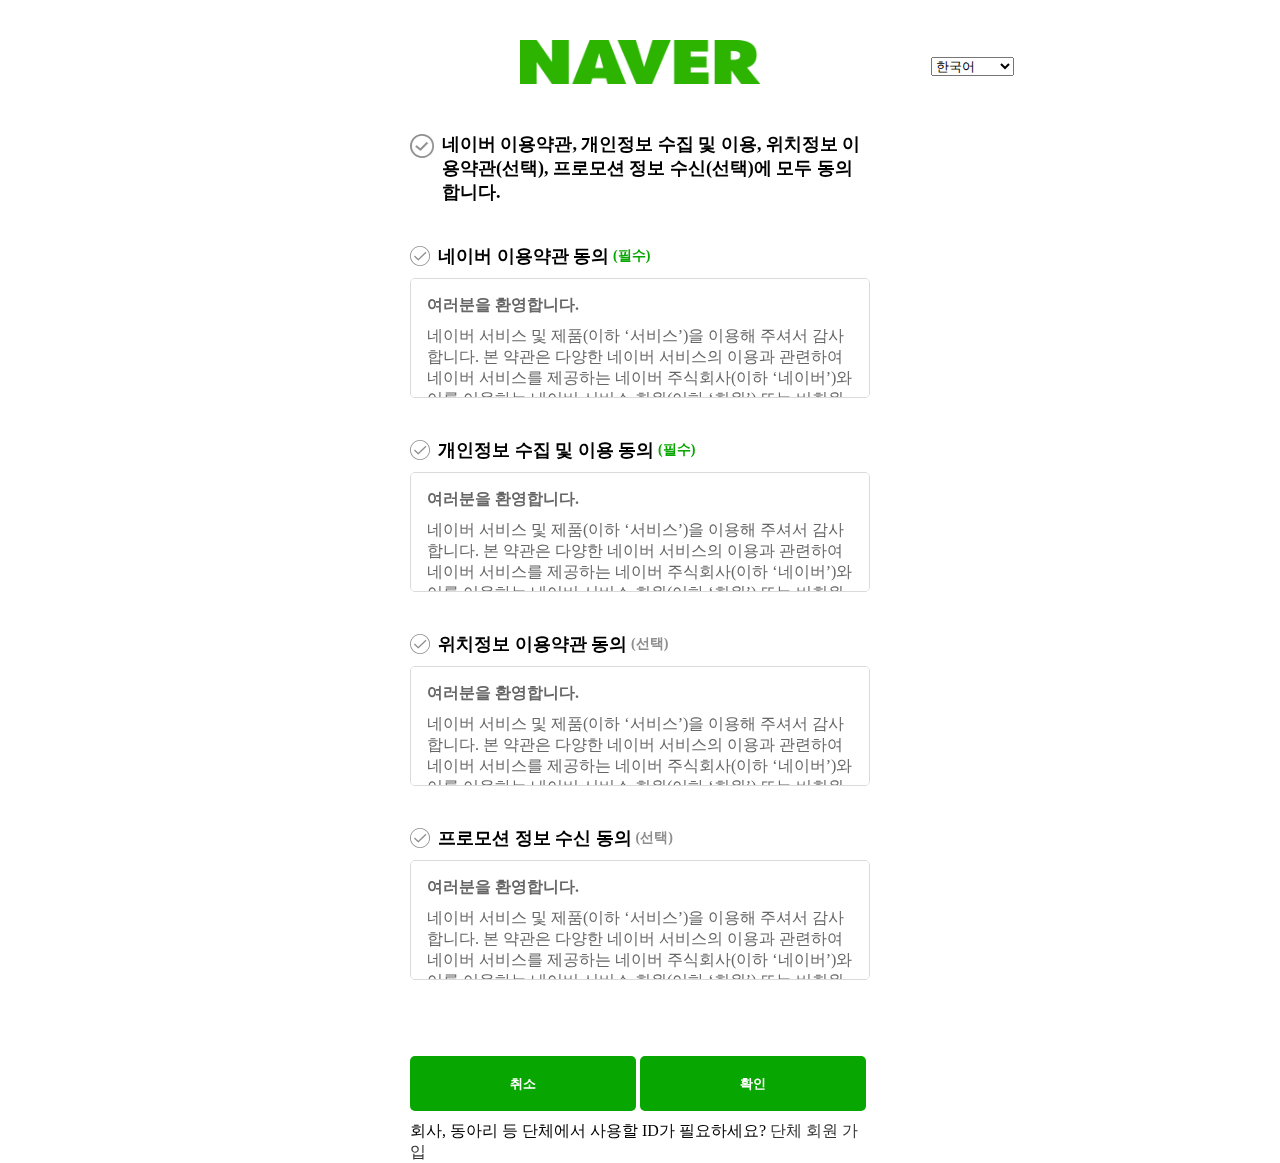
<file: index.html>
<!DOCTYPE html>
<html lang="en">
<head>
  <meta charset="UTF-8">
  <meta http-equiv="X-UA-Compatible" content="IE=edge">
  <meta name="viewport" content="width=device-width, initial-scale=1.0">
  <title>네이버 회원가입</title>
  <link rel="stylesheet" href="./style.css">
  <script src="https://code.jquery.com/jquery-3.6.3.min.js" integrity="sha256-pvPw+upLPUjgMXY0G+8O0xUf+/Im1MZjXxxgOcBQBXU=" crossorigin="anonymous"></script>
</head>
<body>
  <div class="wrapper">
    <header class="global-header">
      <h1 class="logo">
        <a href="http://naver.com">
          <img src="./images/logo.png" alt="네이버 로고">
        </a>
      </h1>
      <div class="lang">
        <select>
          <option>한국어</option>
          <option>English</option>
          <option>中文(简体)</option>
          <option>中文(台灣)</option>
        </select>
      </div>
    </header>

    <section class="join-form">
      <form id="form1" action="./join.html">
        <div class="total">
          <label>
            <input type="checkbox">
            <div class="checkbox-img"></div>
            <p>네이버 이용약관, 개인정보 수집 및 이용, 위치정보 이용약관(선택), 프로모션 정보 수신(선택)에 모두 동의합니다.</p>
          </label>
        </div>

        <div class="agree-list">
          <div class="agree req">
            <label>
              <input type="checkbox">
              <div class="checkbox-img"></div>
              <p>네이버 이용약관 동의<span class="text-primary">(필수)</span></p>
            </label>

            <div class="terms">
              <p><b>여러분을 환영합니다.</b></p>
            <p>
              네이버 서비스 및 제품(이하 ‘서비스’)을 이용해 주셔서 감사합니다. 본 약관은 다양한 네이버 서비스의 이용과 관련하여 네이버 서비스를 제공하는 네이버 주식회사(이하 ‘네이버’)와 이를
              이용하는 네이버 서비스 회원(이하 ‘회원’) 또는 비회원과의 관계를 설명하며, 아울러 여러분의 네이버 서비스 이용에 도움이 될 수 있는 유익한 정보를 포함하고 있습니다.
            </p>
            <p>
              네이버 서비스를 이용하시거나 네이버 서비스 회원으로 가입하실 경우 여러분은 본 약관 및 관련 운영 정책을 확인하거나 동의하게 되므로, 잠시 시간을 내시어 주의 깊게 살펴봐 주시기 바랍니다.
            </p>
            <p>다양한 네이버 서비스를 즐겨보세요.</p>
            <p>
              네이버는<a href="http://www.naver.com">www.naver.com</a>을 비롯한 네이버 도메인의 웹사이트 및 응용프로그램(어플리케이션, 앱)을 통해 정보 검색,
              다른 이용자와의 커뮤니케이션, 콘텐츠 제공, 상품 쇼핑 등 여러분의 생활에 편리함을 더할 수 있는 다양한 서비스를 제공하고 있습니다.
            </p>
            <p>
              여러분은 PC, 휴대폰 등 인터넷 이용이 가능한 각종 단말기를 통해 각양각색의 네이버 서비스를 자유롭게 이용하실 수 있으며, 개별 서비스들의 구체적인 내용은 각 서비스 상의 안내,
              공지사항,
              <a href="">네이버 웹고객센터(이하 ‘고객센터’)</a> 도움말 등에서 쉽게 확인하실 수 있습니다.
            </p>
            <p>
              네이버는 기본적으로 여러분 모두에게 동일한 내용의 서비스를 제공합니다. 다만, '청소년보호법' 등 관련 법령이나 기타 개별 서비스 제공에서의 특별한 필요에 의해서 연령 또는 일정한 등급을
              기준으로 이용자를 구분하여 제공하는 서비스의 내용, 이용 시간, 이용 횟수 등을 다르게 하는 등 일부 이용을 제한하는 경우가 있습니다. 자세한 내용은 역시 각 서비스 상의 안내,
              공지사항,고객센터 도움말 등에서 확인하실 수 있습니다.
            </p>
            <p>
              네이버 서비스에는 기본적으로 본 약관이 적용됩니다만 네이버가 다양한 서비스를 제공하는 과정에서 부득이 본 약관 외 별도의 약관, 운영정책 등을 적용하는 경우(예, 네이버페이, V LIVE
              등)가 있습니다. 그리고 네이버 계열사가 제공하는 특정 서비스의 경우에도(예, LINE, SNOW등) 해당 운영 회사가 정한 고유의 약관, 운영정책 등이 적용될 수 있습니다. 이러한 내용은
              각각의 해당 서비스 초기 화면에서 확인해 주시기 바랍니다.
            </p>
            <p>
              <b>
                회원으로 가입하시면 네이버 서비스를 보다 편리하게 이용할 수 있습니다.
              </b>
            </p>
            <p>
              여러분은 본 약관을 읽고 동의하신 후 회원 가입을 신청하실 수 있으며, 네이버는 이에 대한 승낙을 통해 회원 가입 절차를 완료하고 여러분께 네이버 서비스 이용 계정(이하 ‘계정’)을
              부여합니다. 계정이란 회원이 네이버 서비스에 로그인한 이후 이용하는 각종 서비스 이용 이력을 회원 별로 관리하기 위해 설정한 회원 식별 단위를 말합니다. 회원은 자신의 계정을 통해 좀더
              다양한 네이버 서비스를 보다 편리하게 이용할 수 있습니다. 이와 관련한 상세한 내용은 계정 운영정책 및 고객센터 내 <a href="#">네이버 회원가입 방법</a> 등에서 확인해 주세요.
            </p>
            <p>
              네이버는 단체에 속한 여러 구성원들이 공동의 계정으로 네이버 서비스를 함께 이용할 수 있도록 단체회원 계정도 부여하고 있습니다. 단체회원 구성원들은 하나의 계정 및 아이디(ID)를 공유하되
              각자 개별적으로 설정한 비밀번호를 입력하여 계정에 로그인하고 각종 서비스를 이용하게 됩니다. 단체회원은 관리자와 멤버로 구성되며, 관리자는 구성원 전부로부터 권한을 위임 받아 단체회원을
              대표하고 단체회원 계정을 운용합니다.
            </p>
            <p>
              따라서 관리자는 단체회원 계정을 통해 별도 약관 또는 기존 약관 개정에 대해 동의하거나 단체회원에서 탈퇴할 수 있고, 멤버들의 단체회원 계정 로그인 방법 및 이를 통한 게시물 게재 등 네이버
              서비스 이용을 관리(게시물 삭제 포함)할 수 있습니다. 본 약관에서 규정한 사항은 원칙적으로 구성원 모두에게 적용되며, 각각의 구성원은 다른 구성원들의 단체회원 계정 및 아이디(ID)를 통한
              서비스 이용에 관해 연대책임을 부담합니다.
            </p>
            <p>
              단체회원 계정 사용에서의 관리자, 멤버 등의 권한 및 (공동)책임에 관한 사항 등은 계정 운영정책 및 고객센터 내 <a href="">네이버 단체회원(단체 아이디) 소개</a> 등에서 확인해
              주시기 바랍니다.
            </p>
            <p>여러분이 제공한 콘텐츠를 소중히 다룰 것입니다.</p>
            <p>
              네이버는 여러분이 게재한 게시물이 네이버 서비스를 통해 다른 이용자들에게 전달되어 우리 모두의 삶을 더욱 풍요롭게 해줄 것을 기대합니다. 게시물은 여러분이 타인 또는 자신이 보게 할
              목적으로 네이버 서비스 상에 게재한 부호, 문자, 음성, 음향, 그림, 사진, 동영상, 링크 등으로 구성된 각종 콘텐츠 자체 또는 파일을 말합니다.
            </p>
            <p>
              네이버는 여러분의 생각과 감정이 표현된 콘텐츠를 소중히 보호할 것을 약속 드립니다. 여러분이 제작하여 게재한 게시물에 대한 지식재산권 등의 권리는 당연히 여러분에게 있습니다.
            </p>
            <p>
              한편, 네이버 서비스를 통해 여러분이 게재한 게시물을 적법하게 제공하려면 해당 콘텐츠에 대한 저장, 복제, 수정, 공중 송신, 전시, 배포, 2차적 저작물 작성(단, 번역에 한함) 등의
              이용 권한(기한과 지역 제한에 정함이 없으며, 별도 대가 지급이 없는 라이선스)이 필요합니다.
            </p>
            <p>
              게시물 게재로 여러분은 네이버에게 그러한 권한을 부여하게 되므로, 여러분은 이에 필요한 권리를 보유하고 있어야 합니다.
            </p>
            <p>
              네이버는 여러분이 부여해 주신 콘텐츠 이용 권한을 저작권법 등 관련 법령에서 정하는 바에 따라 네이버 서비스 내 노출, 서비스 홍보를 위한 활용, 서비스 운영, 개선 및 새로운 서비스
              개발을 위한 연구, 웹 접근성 등 법률상 의무 준수, 외부 사이트에서의 검색, 수집 및 링크 허용을 위해서만 제한적으로 행사할 것입니다.
            </p>
            <p>
              만약, 그 밖의 목적을 위해 부득이 여러분의 콘텐츠를 이용하고자 할 경우엔 사전에 여러분께 설명을 드리고 동의를 받도록 하겠습니다.
            </p>
            <p>
              또한 여러분이 제공한 소중한 콘텐츠는 네이버 서비스를 개선하고 새로운 네이버 서비스를 제공하기 위해 인공지능 분야 기술 등의 연구 개발 목적으로 네이버 및 네이버 계열사에서 사용될 수
              있습니다. 네이버는 지속적인 연구 개발을 통해 여러분께 좀 더 편리하고 유용한 서비스를 제공해 드릴 수 있도록 최선을 다하겠습니다.
            </p>
            <p>
              네이버는 여러분이 자신이 제공한 콘텐츠에 대한 네이버 또는 다른 이용자들의 이용 또는 접근을 보다 쉽게 관리할 수 있도록 다양한 수단을 제공하기 위해 노력하고 있습니다. 여러분은 네이버
              서비스 내에 콘텐츠 삭제, 비공개 등의 관리기능이 제공되는 경우 이를 통해 직접 타인의 이용 또는 접근을 통제할 수 있고, 고객센터를 통해서도 콘텐츠의 삭제, 비공개, 검색결과 제외 등의
              조치를 요청할 수 있습니다.
            </p>
            <p>
              다만, 일부 네이버 서비스의 경우 삭제, 비공개 등의 처리가 어려울 수 있으며, 이러한 내용은 각 서비스 상의 안내, 공지사항, 고객센터 도움말 등에서 확인해 주시길 부탁 드립니다.
            </p>
            <p><b>여러분의 개인정보를 소중히 보호합니다.</b></p>
            <p>
              네이버는 서비스의 원활한 제공을 위하여 회원이 동의한 목적과 범위 내에서만 개인정보를 수집∙이용하며, 개인정보 보호 관련 법령에 따라 안전하게 관리합니다. 네이버가 이용자 및 회원에 대해
              관련 개인정보를 안전하게 처리하기 위하여 기울이는 노력이나 기타 상세한 사항은 <a href="#">개인정보 처리방침</a>에서 확인하실 수 있습니다.
            </p>
            <p>
              네이버는 여러분이 서비스를 이용하기 위해 일정 기간 동안 로그인 혹은 접속한 기록이 없는 경우, 전자메일, 서비스 내 알림 또는 기타 적절한 전자적 수단을 통해 사전에 안내해 드린 후
              여러분의 정보를 파기하거나 분리 보관할 수 있으며, 만약 이로 인해 서비스 제공을 위해 필수적인 정보가 부족해질 경우 부득이 관련 서비스 이용계약을 해지할 수 있습니다.
            </p>
            <p><b>타인의 권리를 존중해 주세요.</b></p>
            <p>
              여러분이 무심코 게재한 게시물로 인해 타인의 저작권이 침해되거나 명예훼손 등 권리 침해가 발생할 수 있습니다. 네이버는 이에 대한 문제 해결을 위해 ‘정보통신망 이용촉진 및 정보보호 등에
              관한 법률’ 및 ‘저작권법’ 등을 근거로 권리침해 주장자의 요청에 따른 게시물 게시중단, 원 게시자의 이의신청에 따른 해당 게시물 게시 재개 등을 내용으로 하는 <a
                href="">게시중단요청서비스</a>를 운영하고 있습니다. 보다 상세한 내용 및 절차는 고객센터 내 <a href="">게시중단요청서비스 소개</a>를 참고해 주세요.
            </p>
            <p>
              한편, 네이버 서비스를 통해 타인의 콘텐츠를 이용한다고 하여 여러분이 해당 콘텐츠에 대한 지식재산권을 보유하게 되는 것은 아닙니다. 여러분이 해당 콘텐츠를 자유롭게 이용하기 위해서는 그
              이용이 저작권법 등 관련 법률에 따라 허용되는 범위 내에 있거나, 해당 콘텐츠의 지식재산권자로부터 별도의 이용 허락을 받아야 하므로 각별한 주의가 필요합니다.
            </p>
            <p>
              네이버는 여러분이 네이버 서비스를 마음껏 이용할 수 있도록 여러분께 네이버 서비스에 수반되는 관련 소프트웨어 사용에 관한 이용 권한을 부여합니다. 이 경우 여러분의 자유로운 이용은 네이버가
              제시하는 이용 조건에 부합하는 범위 내에서만 허용되고, 이러한 권한은 양도가 불가능하며, 비독점적 조건 및 <a href="#">법적고지</a>가 적용된다는 점을 유의해 주세요.
            </p>
            <p><b>네이버에서 제공하는 다양한 포인트를 요긴하게 활용해 보세요.</b></p>
            <p>
              네이버는 여러분이 네이버 서비스를 효율적으로 이용할 수 있도록 포인트를 부여하고 있습니다. 포인트는 여러분의 일정한 네이버 서비스 이용과 연동하여 네이버가 임의로 책정하거나 조정하여 지급하는
              일정한 계산 단위를 갖는 서비스 상의 가상 데이터를 말합니다. 포인트는 재산적 가치가 없기 때문에 금전으로 환불 또는 전환할 수 없지만, 포인트의 많고 적음에 따라 여러분의 네이버 서비스
              이용에 영향을 주는 경우가 있으므로 경우에 따라 적절히 활용해 보세요.
            </p>
            <p>
              네이버는 네이버 서비스의 효율적 이용을 지원하거나 서비스 운영을 개선하기 위해 필요한 경우 사전에 여러분께 안내 드린 후 부득이 포인트의 일부 또는 전부를 조정할 수 있습니다. 그리고
              포인트는 네이버가 정한 기간에 따라 주기적으로 소멸할 수도 있으니 포인트가 부여되는 네이버 서비스 이용 시 유의해 주시기 바랍니다.
            </p>
            <p><b>네이버 서비스 이용과 관련하여 몇 가지 주의사항이 있습니다.</b></p>
            <p>
              네이버는 여러분이 네이버 서비스를 자유롭고 편리하게 이용할 수 있도록 최선을 다하고 있습니다. 다만, 여러분이 네이버 서비스를 보다 안전하게 이용하고 네이버 서비스에서 여러분과 타인의
              권리가 서로 존중되고 보호받으려면 여러분의 도움과 협조가 필요합니다. 여러분의 안전한 서비스 이용과 권리 보호를 위해 부득이 아래와 같은 경우 여러분의 게시물 게재나 네이버 서비스 이용이
              제한될 수 있으므로, 이에 대한 확인 및 준수를 요청 드립니다.
            </p>
            <ul>
              <li>
                회원 가입 시 이름, 생년월일, 휴대전화번호 등의 정보를 허위로 기재해서는 안 됩니다. 회원 계정에 등록된 정보는 항상 정확한 최신 정보가 유지될 수 있도록 관리해 주세요. 자신의 계정을
                다른 사람에게 판매, 양도, 대여 또는 담보로 제공하거나 다른 사람에게 그 사용을 허락해서는 안 됩니다. 아울러 자신의 계정이 아닌 타인의 계정을 무단으로 사용해서는 안 됩니다. 이에
                관한 상세한 내용은 계정 운영정책을 참고해 주시기 바랍니다.
              </li>
              <li>
                타인에 대해 직접적이고 명백한 신체적 위협을 가하는 내용의 게시물, 타인의 자해 행위 또는 자살을 부추기거나 권장하는 내용의 게시물, 타인의 신상정보, 사생활 등 비공개 개인정보를
                드러내는 내용의 게시물, 타인을 지속적으로 따돌리거나 괴롭히는 내용의 게시물, 성매매를 제안, 알선, 유인 또는 강요하는 내용의 게시물, 공공 안전에 대해 직접적이고 심각한 위협을 가하는
                내용의 게시물은 제한될 수 있습니다.
              </li>
              <li>
                관련 법령상 금지되거나 형사처벌의 대상이 되는 행위를 수행하거나 이를 교사 또는 방조하는 등의 범죄 관련 직접적인 위험이 확인된 게시물, 관련 법령에서 홍보, 광고, 판매 등을 금지하고
                있는 물건 또는 서비스를 홍보, 광고, 판매하는 내용의 게시물, 타인의 지식재산권 등을 침해하거나 모욕, 사생활 침해 또는 명예훼손 등 타인의 권리를 침해하는 내용이 확인된 게시물은
                제한될 수 있습니다.
              </li>
              <li>
                자극적이고 노골적인 성행위를 묘사하는 등 타인에게 성적 수치심을 유발시키거나 왜곡된 성 의식 등을 야기할 수 있는 내용의 게시물, 타인에게 잔혹감 또는 혐오감을 일으킬 수 있는 폭력적이고
                자극적인 내용의 게시물, 본인 이외의 자를 사칭하거나 허위사실을 주장하는 등 타인을 기만하는 내용의 게시물, 과도한 욕설, 비속어 등을 계속하여 반복적으로 사용하여 심한 혐오감 또는
                불쾌감을 일으키는 내용의 게시물은 제한될 수 있습니다.
              </li>
              <li>
                자동화된 수단을 활용하는 등 네이버 서비스의 기능을 비정상적으로 이용하여 게재된 게시물, 네이버 각 개별 서비스의 제공 취지와 부합하지 않는 내용의 게시물은 다른 이용자들의 정상적인
                네이버 서비스 이용에 불편을 초래하고 더 나아가 네이버의 원활한 서비스 제공을 방해하므로 역시 제한될 수 있습니다. 기타 제한되는 게시물에 관한 상세한 내용은 게시물 운영정책 및 각 개별
                서비스에서의 약관, 운영정책 등을 참고해 주시기 바랍니다.
              </li>
              <li>
                네이버의 사전 허락 없이 자동화된 수단(예: 매크로 프로그램, 로봇(봇), 스파이더, 스크래퍼 등)을 이용하여 네이버 서비스 회원으로 가입을 시도 또는 가입하거나, 네이버 서비스에
                로그인을 시도 또는 로그인하거나, 네이버 서비스 상에 게시물을 게재하거나, 네이버 서비스를 통해 커뮤니케이션하거나(예: 전자메일, 쪽지 등), 네이버 서비스에 게재된 회원의
                아이디(ID), 게시물 등을 수집하거나, 네이버 검색 서비스에서 특정 질의어로 검색하거나 혹은 그 검색결과에서 특정 검색결과를 선택(이른바 ‘클릭’)하는 등 이용자(사람)의 실제 이용을
                전제로 하는
                네이버 서비스의 제공 취지에 부합하지 않는 방식으로 네이버 서비스를 이용하거나 이와 같은 네이버 서비스에 대한 어뷰징(남용) 행위를 막기 위한 네이버의 기술적 조치를 무력화하려는 일체의
                행위(예: IP를 지속적으로 바꿔가며 접속하는 행위, Captcha를 외부 솔루션 등을 통해 우회하거나 무력화 하는 행위 등)를 시도해서는 안 됩니다.
              </li>
              <li>
                네이버의 동의 없이 자동화된 수단에 의해 네이버 서비스 상에 광고가 게재되는 영역 또는 그 밖의 영역에 부호, 문자, 음성, 음향, 그림, 사진, 동영상, 링크 등으로 구성된 각종 콘텐츠
                자체 또는 파일을 삽입해서는 안됩니다. 또한, 네이버 서비스 또는 이에 포함된 소프트웨어를 복사, 수정할 수 없으며, 이를 판매, 양도, 대여 또는 담보로 제공하거나 타인에게 그 이용을
                허락해서는 안 됩니다. 네이버 서비스에 포함된 소프트웨어를 역 설계, 소스코드 추출 시도, 복제, 분해, 모방, 기타 변형하는 등의 행위도 금지됩니다(다만, 오픈소스에 해당되는 경우 그
                자체 조건에 따릅니다). 그 밖에 바이러스나 기타 악성 코드를 업로드하거나 네이버 서비스의 원활한 운영을 방해할 목적으로 서비스 기능을 비정상적으로 이용하는 행위 역시 금지됩니다.
              </li>
            </ul>

            <p>
              네이버는 본 약관의 범위 내에서 게시물 운영정책, 각 개별 서비스에서의 약관 또는 운영정책, 각 서비스 상의 안내, 공지사항, 고객센터 도움말 등을 두어, 여러분에게 안정적이고 원활한 서비스
              이용이 가능하도록 지원하고 있습니다. 각 세부 정책에는 여러분이 참고할 수 있도록 보다 구체적인 유의사항을 포함하고 있으니, 본 약관 본문 및 구성 페이지 상의 링크 등을 통해 이를 확인해
              주시기 바랍니다.
            </p>
            <p><b>부득이 서비스 이용을 제한할 경우 합리적인 절차를 준수합니다.</b></p>
            <p>
              네이버는 다양한 정보와 의견이 담긴 여러분의 콘텐츠를 소중히 다룰 것을 약속 드립니다만, 여러분이 게재한 게시물이 관련 법령, 본 약관, 게시물 운영정책, 각 개별 서비스에서의 약관,
              운영정책 등에 위배되는 경우, 부득이 이를 비공개 또는 삭제 처리하거나 게재를 거부할 수 있습니다. 다만, 이것이 네이버가 모든 콘텐츠를 검토할 의무가 있다는 것을 의미하지는 않습니다.
            </p>
            <p>
              또한 여러분이 관련 법령, 본 약관, 계정 및 게시물 운영정책, 각 개별 서비스에서의 약관, 운영정책 등을 준수하지 않을 경우, 네이버는 여러분의 관련 행위 내용을 확인할 수 있으며, 그
              확인 결과에 따라 네이버 서비스 이용에 대한 주의를 당부하거나, 네이버 서비스 이용을 일부 또는 전부, 일시 또는 영구히 정지시키는 등 그 이용을 제한할 수 있습니다. 한편, 이러한 이용
              제한에도 불구하고 더 이상 네이버 서비스 이용계약의 온전한 유지를 기대하기 어려운 경우엔 부득이 여러분과의 이용계약을 해지할 수 있습니다.
            </p>
            <p>
              부득이 여러분의 서비스 이용을 제한해야 할 경우 명백한 법령 위반이나 타인의 권리침해로서 긴급한 위험 또는 피해 차단이 요구되는 사안 외에는 위와 같은 단계적 서비스 이용제한 원칙을 준수
              하겠습니다. 명백한 법령 위반 등을 이유로 부득이 서비스 이용을 즉시 영구 정지시키는 경우 서비스 이용을 통해 획득한 포인트 및 기타 혜택 등은 모두 소멸되고 이에 대해 별도로 보상하지
              않으므로 유의해 주시기 바랍니다. 서비스 이용 제한의 조건, 세부 내용 등은 계정 운영정책 및 각 개별 서비스에서의 운영정책을 참고하시기 바랍니다.
            </p>
            <p><b>네이버의 잘못은 네이버가 책임집니다.</b></p>
            <p>
              네이버는 여러분이 네이버 서비스를 이용함에 있어 네이버의 고의 또는 과실로 인하여 손해를 입게 될 경우 관련 법령에 따라 여러분의 손해를 배상합니다. 다만, 천재지변 또는 이에 준하는
              불가항력으로 인하여 네이버가 서비스를 제공할 수 없거나 이용자의 고의 또는 과실로 인하여 서비스를 이용할 수 없어 발생한 손해에 대해서 네이버는 책임을 부담하지 않습니다.
            </p>
            <p>
              그리고 네이버가 손해배상책임을 부담하는 경우에도 통상적으로 예견이 불가능하거나 특별한 사정으로 인한 특별 손해 또는 간접 손해, 기타 징벌적 손해에 대해서는 관련 법령에 특별한 규정이 없는
              한 책임을 부담하지 않습니다.
            </p>
            <p>
              한편, 네이버 서비스를 매개로 한 여러분과 다른 회원 간 또는 여러분과 비회원 간의 의견 교환, 거래 등에서 발생한 손해나 여러분이 서비스 상에 게재된 타인의 게시물 등의 콘텐츠를
              신뢰함으로써 발생한 손해에 대해서도 네이버는 특별한 사정이 없는 한 이에 대해 책임을 부담하지 않습니다.
            </p>
            <p><b>언제든지 네이버 서비스 이용계약을 해지하실 수 있습니다.</b></p>
            <p>
              네이버에게는 참 안타까운 일입니다만, 회원은 언제든지 네이버 서비스 이용계약 해지를 신청하여 회원에서 탈퇴할 수 있으며, 이 경우 네이버는 관련 법령 등이 정하는 바에 따라 이를 지체 없이
              처리하겠습니다.
            </p>
            <p>
              네이버 서비스 이용계약이 해지되면, 관련 법령 및 개인정보처리방침에 따라 네이버가 해당 회원의 정보를 보유할 수 있는 경우를 제외하고, 해당 회원 계정에 부속된 게시물 일체를 포함한 회원의
              모든 데이터는 소멸됨과 동시에 복구할 수 없게 됩니다. 다만, 이 경우에도 다른 회원이 별도로 담아갔거나 스크랩한 게시물과 공용 게시판에 등록한 댓글 등의 게시물은 삭제되지 않으므로 반드시
              해지 신청 이전에 삭제하신 후 탈퇴하시기 바랍니다.
            </p>
            <p><b>일부 네이버 서비스에는 광고가 포함되어 있습니다.</b></p>
            <p>
              여러분이 다양한 네이버 서비스를 이용하다 보면 간혹 일부 개별 서비스에 광고가 포함된 경우가 있습니다. 네이버 서비스를 이용하면서 발생할 수 있는 데이터 통신요금은 가입하신 통신사업자와의
              이용계약에 따라 여러분이 부담하며, 포함된 광고 열람으로 인해 추가적으로 발생하는 비용 역시 여러분이 부담합니다.
            </p>
            <p>
              원하는 네이버 서비스를 이용하기 위해 원하지 않는 광고를 봐야 하는 경우가 있습니다. 이는 여러분에게 제공하는 더
              나아가 네이버가 연구 개발에 투자하여 더 나은 서비스를 제공할 수 있는 기반이 됩니다. 최근 타사의 일부 서비스들이 광고 없는 서비스 이용을 강조하며 주된 서비스를 유료로 제공하고 있는
              관행이 이를 뒷받침합니다.
            </p>
            <p>
              네이버는 여러분의 본의 아닌 불편이나 부담이 최소화될 수 있는 방법에 대해 항상 고민하고 개선해 나가겠습니다.
            </p>
            <p><b>서비스 중단 또는 변경 시 꼭 알려드리겠습니다.</b></p>
            <p>
              네이버는 연중 무휴, 1일 24시간 안정적으로 서비스를 제공하기 위해 최선을 다하고 있습니다만, 컴퓨터, 서버 등 정보통신설비의 보수점검, 교체 또는 고장, 통신두절 등 운영상 상당한 이유가
              있는 경우 부득이 서비스의 전부 또는 일부를 중단할 수 있습니다.
            </p>
            <p>
              한편, 네이버는 서비스 운영 또는 개선을 위해 상당한 필요성이 있는 경우 서비스의 전부 또는 일부를 수정, 변경 또는 종료할 수 있습니다. 무료로 제공되는 서비스의 전부 또는 일부를 수정,
              변경 또는 종료하게 된 경우 관련 법령에 특별한 규정이 없는 한 별도의 보상을 하지 않습니다.
            </p>
            <p>
              이 경우 네이버는 예측 가능한 경우 상당기간 전에 이를 안내하며, 만약 예측 불가능한 경우라면 사후 지체 없이 상세히 설명하고 안내 드리겠습니다. 또한 서비스 중단의 경우에는 여러분 자신의
              콘텐츠를 백업할 수 있도록 합리적이고 충분한 기회를 제공하도록 하겠습니다.
            </p>
            <p><b>주요 사항을 잘 안내하고 여러분의 소중한 의견에 귀 기울이겠습니다.</b></p>
            <p>
              네이버는 서비스 이용에 필요한 주요사항을 적시에 잘 안내해 드릴 수 있도록 힘쓰겠습니다. 회원에게 통지를 하는 경우 전자메일, 서비스 내 알림 또는 기타 적절한 전자적 수단을 통해 개별적으로
              알려 드릴 것이며, 다만 회원 전체에 대한 통지가 필요할 경우엔 7일 이상 <a href="http://www.naver.com">www.naver.com</a>을 비롯한 네이버 도메인의
              웹사이트 및 응용프로그램(어플리케이션, 앱) 초기 화면 또는 공지사항 등에 관련 내용을 게시하도록 하겠습니다.
            </p>
            <p>
              네이버는 여러분의 소중한 의견에 귀 기울이겠습니다. 여러분은 언제든지 고객센터를 통해 서비스 이용과 관련된 의견이나 개선사항을 전달할 수 있으며, 네이버는 합리적 범위 내에서 가능한 그
              처리과정 및 결과를 여러분께 전달할 수 있도록 하겠습니다.
            </p>
            <p><b>여러분이 쉽게 알 수 있도록 약관 및 운영정책을 게시하며 사전 공지 후 개정합니다.</b></p>
            <p>네이버는 본 약관의 내용을 여러분이 쉽게 확인할 수 있도록 서비스 초기 화면에 게시하고 있습니다.</p>
            <p>
              네이버는 수시로 본 약관, 계정 및 게시물 운영정책을 개정할 수 있습니다만, 관련 법령을 위배하지 않는 범위 내에서 개정할 것이며, 사전에 그 개정 이유와 적용 일자를 서비스 내에 알리도록
              하겠습니다. 또한 여러분에게 불리할 수 있는 중대한 내용의 약관 변경의 경우에는 최소 30일 이전에 해당 서비스 내 공지하고 별도의 전자적 수단(전자메일, 서비스 내 알림 등)을 통해
              개별적으로 알릴 것입니다.
            </p>
            <p>
              네이버는 변경된 약관을 게시한 날로부터 효력이 발생되는 날까지 약관 변경에 대한 여러분의 의견을 기다립니다. 위 기간이 지나도록 여러분의 의견이 네이버에 접수되지 않으면, 여러분이 변경된
              약관에 따라 서비스를 이용하는 데에 동의하는 것으로 간주됩니다. 네이버로서는 매우 안타까운 일이지만, 여러분이 변경된 약관에 동의하지 않는 경우 변경된 약관의 적용을 받는 해당 서비스의
              제공이 더 이상 불가능하게 될 수 있습니다.
            </p>
            <p>
              네이버 서비스에는 기본적으로 본 약관이 적용됩니다만, 부득이 각 개별 서비스의 고유한 특성을 반영하기 위해 본 약관 외 별도의 약관, 운영정책이 추가로 적용될 때가 있습니다. 따라서 별도의
              약관, 운영정책에서 그 개별 서비스 제공에 관하여 본 약관, 계정 및 게시물 운영정책과 다르게 정한 경우에는 별도의 약관, 운영정책이 우선하 적용됩니다. 이러한 내용은 각각의 개별 서비스
              초기 화면에서 확인해 주시기 바랍니다.
            </p>
            <p>
              본 약관은 한국어를 정본으로 합니다. 본 약관 또는 네이버 서비스와 관련된 여러분과 네이버와의 관계에는 대한민국의 법령이 적용됩니다. 그리고 본 약관 또는 네이버 서비스와 관련하여 여러분과
              네이버 사이에 분쟁이 발생할 경우, 그 분쟁의 처리는 대한민국 '민사소송법'에서 정한 절차를 따릅니다.
            </p>
            <ul>
              <li>공지 일자: 2023년 01월 25일</li>
              <li>적용 일자: 2023년 01월 25일</li>
            </ul>
            <p>
              네이버 서비스와 관련하여 궁금하신 사항이 있으시면 <a href="#">고객센터</a>(대표번호: 1588 – 3820/ 평일 09:00~18:00)로 문의 주시기 바랍니다.
            </p>
            </div>
          </div>
          <div class="agree req">
            <label>
              <input type="checkbox">
              <div class="checkbox-img"></div>
              <p>개인정보 수집 및 이용 동의<span class="text-primary">(필수)</span></p>
            </label>
            
            <div class="terms">
              <p><b>여러분을 환영합니다.</b></p>
            <p>
              네이버 서비스 및 제품(이하 ‘서비스’)을 이용해 주셔서 감사합니다. 본 약관은 다양한 네이버 서비스의 이용과 관련하여 네이버 서비스를 제공하는 네이버 주식회사(이하 ‘네이버’)와 이를
              이용하는 네이버 서비스 회원(이하 ‘회원’) 또는 비회원과의 관계를 설명하며, 아울러 여러분의 네이버 서비스 이용에 도움이 될 수 있는 유익한 정보를 포함하고 있습니다.
            </p>
            <p>
              네이버 서비스를 이용하시거나 네이버 서비스 회원으로 가입하실 경우 여러분은 본 약관 및 관련 운영 정책을 확인하거나 동의하게 되므로, 잠시 시간을 내시어 주의 깊게 살펴봐 주시기 바랍니다.
            </p>
            <p>다양한 네이버 서비스를 즐겨보세요.</p>
            <p>
              네이버는<a href="http://www.naver.com">www.naver.com</a>을 비롯한 네이버 도메인의 웹사이트 및 응용프로그램(어플리케이션, 앱)을 통해 정보 검색,
              다른 이용자와의 커뮤니케이션, 콘텐츠 제공, 상품 쇼핑 등 여러분의 생활에 편리함을 더할 수 있는 다양한 서비스를 제공하고 있습니다.
            </p>
            <p>
              여러분은 PC, 휴대폰 등 인터넷 이용이 가능한 각종 단말기를 통해 각양각색의 네이버 서비스를 자유롭게 이용하실 수 있으며, 개별 서비스들의 구체적인 내용은 각 서비스 상의 안내,
              공지사항,
              <a href="">네이버 웹고객센터(이하 ‘고객센터’)</a> 도움말 등에서 쉽게 확인하실 수 있습니다.
            </p>
            <p>
              네이버는 기본적으로 여러분 모두에게 동일한 내용의 서비스를 제공합니다. 다만, '청소년보호법' 등 관련 법령이나 기타 개별 서비스 제공에서의 특별한 필요에 의해서 연령 또는 일정한 등급을
              기준으로 이용자를 구분하여 제공하는 서비스의 내용, 이용 시간, 이용 횟수 등을 다르게 하는 등 일부 이용을 제한하는 경우가 있습니다. 자세한 내용은 역시 각 서비스 상의 안내,
              공지사항,고객센터 도움말 등에서 확인하실 수 있습니다.
            </p>
            <p>
              네이버 서비스에는 기본적으로 본 약관이 적용됩니다만 네이버가 다양한 서비스를 제공하는 과정에서 부득이 본 약관 외 별도의 약관, 운영정책 등을 적용하는 경우(예, 네이버페이, V LIVE
              등)가 있습니다. 그리고 네이버 계열사가 제공하는 특정 서비스의 경우에도(예, LINE, SNOW등) 해당 운영 회사가 정한 고유의 약관, 운영정책 등이 적용될 수 있습니다. 이러한 내용은
              각각의 해당 서비스 초기 화면에서 확인해 주시기 바랍니다.
            </p>
            <p>
              <b>
                회원으로 가입하시면 네이버 서비스를 보다 편리하게 이용할 수 있습니다.
              </b>
            </p>
            <p>
              여러분은 본 약관을 읽고 동의하신 후 회원 가입을 신청하실 수 있으며, 네이버는 이에 대한 승낙을 통해 회원 가입 절차를 완료하고 여러분께 네이버 서비스 이용 계정(이하 ‘계정’)을
              부여합니다. 계정이란 회원이 네이버 서비스에 로그인한 이후 이용하는 각종 서비스 이용 이력을 회원 별로 관리하기 위해 설정한 회원 식별 단위를 말합니다. 회원은 자신의 계정을 통해 좀더
              다양한 네이버 서비스를 보다 편리하게 이용할 수 있습니다. 이와 관련한 상세한 내용은 계정 운영정책 및 고객센터 내 <a href="#">네이버 회원가입 방법</a> 등에서 확인해 주세요.
            </p>
            <p>
              네이버는 단체에 속한 여러 구성원들이 공동의 계정으로 네이버 서비스를 함께 이용할 수 있도록 단체회원 계정도 부여하고 있습니다. 단체회원 구성원들은 하나의 계정 및 아이디(ID)를 공유하되
              각자 개별적으로 설정한 비밀번호를 입력하여 계정에 로그인하고 각종 서비스를 이용하게 됩니다. 단체회원은 관리자와 멤버로 구성되며, 관리자는 구성원 전부로부터 권한을 위임 받아 단체회원을
              대표하고 단체회원 계정을 운용합니다.
            </p>
            <p>
              따라서 관리자는 단체회원 계정을 통해 별도 약관 또는 기존 약관 개정에 대해 동의하거나 단체회원에서 탈퇴할 수 있고, 멤버들의 단체회원 계정 로그인 방법 및 이를 통한 게시물 게재 등 네이버
              서비스 이용을 관리(게시물 삭제 포함)할 수 있습니다. 본 약관에서 규정한 사항은 원칙적으로 구성원 모두에게 적용되며, 각각의 구성원은 다른 구성원들의 단체회원 계정 및 아이디(ID)를 통한
              서비스 이용에 관해 연대책임을 부담합니다.
            </p>
            <p>
              단체회원 계정 사용에서의 관리자, 멤버 등의 권한 및 (공동)책임에 관한 사항 등은 계정 운영정책 및 고객센터 내 <a href="">네이버 단체회원(단체 아이디) 소개</a> 등에서 확인해
              주시기 바랍니다.
            </p>
            <p>여러분이 제공한 콘텐츠를 소중히 다룰 것입니다.</p>
            <p>
              네이버는 여러분이 게재한 게시물이 네이버 서비스를 통해 다른 이용자들에게 전달되어 우리 모두의 삶을 더욱 풍요롭게 해줄 것을 기대합니다. 게시물은 여러분이 타인 또는 자신이 보게 할
              목적으로 네이버 서비스 상에 게재한 부호, 문자, 음성, 음향, 그림, 사진, 동영상, 링크 등으로 구성된 각종 콘텐츠 자체 또는 파일을 말합니다.
            </p>
            <p>
              네이버는 여러분의 생각과 감정이 표현된 콘텐츠를 소중히 보호할 것을 약속 드립니다. 여러분이 제작하여 게재한 게시물에 대한 지식재산권 등의 권리는 당연히 여러분에게 있습니다.
            </p>
            <p>
              한편, 네이버 서비스를 통해 여러분이 게재한 게시물을 적법하게 제공하려면 해당 콘텐츠에 대한 저장, 복제, 수정, 공중 송신, 전시, 배포, 2차적 저작물 작성(단, 번역에 한함) 등의
              이용 권한(기한과 지역 제한에 정함이 없으며, 별도 대가 지급이 없는 라이선스)이 필요합니다.
            </p>
            <p>
              게시물 게재로 여러분은 네이버에게 그러한 권한을 부여하게 되므로, 여러분은 이에 필요한 권리를 보유하고 있어야 합니다.
            </p>
            <p>
              네이버는 여러분이 부여해 주신 콘텐츠 이용 권한을 저작권법 등 관련 법령에서 정하는 바에 따라 네이버 서비스 내 노출, 서비스 홍보를 위한 활용, 서비스 운영, 개선 및 새로운 서비스
              개발을 위한 연구, 웹 접근성 등 법률상 의무 준수, 외부 사이트에서의 검색, 수집 및 링크 허용을 위해서만 제한적으로 행사할 것입니다.
            </p>
            <p>
              만약, 그 밖의 목적을 위해 부득이 여러분의 콘텐츠를 이용하고자 할 경우엔 사전에 여러분께 설명을 드리고 동의를 받도록 하겠습니다.
            </p>
            <p>
              또한 여러분이 제공한 소중한 콘텐츠는 네이버 서비스를 개선하고 새로운 네이버 서비스를 제공하기 위해 인공지능 분야 기술 등의 연구 개발 목적으로 네이버 및 네이버 계열사에서 사용될 수
              있습니다. 네이버는 지속적인 연구 개발을 통해 여러분께 좀 더 편리하고 유용한 서비스를 제공해 드릴 수 있도록 최선을 다하겠습니다.
            </p>
            <p>
              네이버는 여러분이 자신이 제공한 콘텐츠에 대한 네이버 또는 다른 이용자들의 이용 또는 접근을 보다 쉽게 관리할 수 있도록 다양한 수단을 제공하기 위해 노력하고 있습니다. 여러분은 네이버
              서비스 내에 콘텐츠 삭제, 비공개 등의 관리기능이 제공되는 경우 이를 통해 직접 타인의 이용 또는 접근을 통제할 수 있고, 고객센터를 통해서도 콘텐츠의 삭제, 비공개, 검색결과 제외 등의
              조치를 요청할 수 있습니다.
            </p>
            <p>
              다만, 일부 네이버 서비스의 경우 삭제, 비공개 등의 처리가 어려울 수 있으며, 이러한 내용은 각 서비스 상의 안내, 공지사항, 고객센터 도움말 등에서 확인해 주시길 부탁 드립니다.
            </p>
            <p><b>여러분의 개인정보를 소중히 보호합니다.</b></p>
            <p>
              네이버는 서비스의 원활한 제공을 위하여 회원이 동의한 목적과 범위 내에서만 개인정보를 수집∙이용하며, 개인정보 보호 관련 법령에 따라 안전하게 관리합니다. 네이버가 이용자 및 회원에 대해
              관련 개인정보를 안전하게 처리하기 위하여 기울이는 노력이나 기타 상세한 사항은 <a href="#">개인정보 처리방침</a>에서 확인하실 수 있습니다.
            </p>
            <p>
              네이버는 여러분이 서비스를 이용하기 위해 일정 기간 동안 로그인 혹은 접속한 기록이 없는 경우, 전자메일, 서비스 내 알림 또는 기타 적절한 전자적 수단을 통해 사전에 안내해 드린 후
              여러분의 정보를 파기하거나 분리 보관할 수 있으며, 만약 이로 인해 서비스 제공을 위해 필수적인 정보가 부족해질 경우 부득이 관련 서비스 이용계약을 해지할 수 있습니다.
            </p>
            <p><b>타인의 권리를 존중해 주세요.</b></p>
            <p>
              여러분이 무심코 게재한 게시물로 인해 타인의 저작권이 침해되거나 명예훼손 등 권리 침해가 발생할 수 있습니다. 네이버는 이에 대한 문제 해결을 위해 ‘정보통신망 이용촉진 및 정보보호 등에
              관한 법률’ 및 ‘저작권법’ 등을 근거로 권리침해 주장자의 요청에 따른 게시물 게시중단, 원 게시자의 이의신청에 따른 해당 게시물 게시 재개 등을 내용으로 하는 <a
                href="">게시중단요청서비스</a>를 운영하고 있습니다. 보다 상세한 내용 및 절차는 고객센터 내 <a href="">게시중단요청서비스 소개</a>를 참고해 주세요.
            </p>
            <p>
              한편, 네이버 서비스를 통해 타인의 콘텐츠를 이용한다고 하여 여러분이 해당 콘텐츠에 대한 지식재산권을 보유하게 되는 것은 아닙니다. 여러분이 해당 콘텐츠를 자유롭게 이용하기 위해서는 그
              이용이 저작권법 등 관련 법률에 따라 허용되는 범위 내에 있거나, 해당 콘텐츠의 지식재산권자로부터 별도의 이용 허락을 받아야 하므로 각별한 주의가 필요합니다.
            </p>
            <p>
              네이버는 여러분이 네이버 서비스를 마음껏 이용할 수 있도록 여러분께 네이버 서비스에 수반되는 관련 소프트웨어 사용에 관한 이용 권한을 부여합니다. 이 경우 여러분의 자유로운 이용은 네이버가
              제시하는 이용 조건에 부합하는 범위 내에서만 허용되고, 이러한 권한은 양도가 불가능하며, 비독점적 조건 및 <a href="#">법적고지</a>가 적용된다는 점을 유의해 주세요.
            </p>
            <p><b>네이버에서 제공하는 다양한 포인트를 요긴하게 활용해 보세요.</b></p>
            <p>
              네이버는 여러분이 네이버 서비스를 효율적으로 이용할 수 있도록 포인트를 부여하고 있습니다. 포인트는 여러분의 일정한 네이버 서비스 이용과 연동하여 네이버가 임의로 책정하거나 조정하여 지급하는
              일정한 계산 단위를 갖는 서비스 상의 가상 데이터를 말합니다. 포인트는 재산적 가치가 없기 때문에 금전으로 환불 또는 전환할 수 없지만, 포인트의 많고 적음에 따라 여러분의 네이버 서비스
              이용에 영향을 주는 경우가 있으므로 경우에 따라 적절히 활용해 보세요.
            </p>
            <p>
              네이버는 네이버 서비스의 효율적 이용을 지원하거나 서비스 운영을 개선하기 위해 필요한 경우 사전에 여러분께 안내 드린 후 부득이 포인트의 일부 또는 전부를 조정할 수 있습니다. 그리고
              포인트는 네이버가 정한 기간에 따라 주기적으로 소멸할 수도 있으니 포인트가 부여되는 네이버 서비스 이용 시 유의해 주시기 바랍니다.
            </p>
            <p><b>네이버 서비스 이용과 관련하여 몇 가지 주의사항이 있습니다.</b></p>
            <p>
              네이버는 여러분이 네이버 서비스를 자유롭고 편리하게 이용할 수 있도록 최선을 다하고 있습니다. 다만, 여러분이 네이버 서비스를 보다 안전하게 이용하고 네이버 서비스에서 여러분과 타인의
              권리가 서로 존중되고 보호받으려면 여러분의 도움과 협조가 필요합니다. 여러분의 안전한 서비스 이용과 권리 보호를 위해 부득이 아래와 같은 경우 여러분의 게시물 게재나 네이버 서비스 이용이
              제한될 수 있으므로, 이에 대한 확인 및 준수를 요청 드립니다.
            </p>
            <ul>
              <li>
                회원 가입 시 이름, 생년월일, 휴대전화번호 등의 정보를 허위로 기재해서는 안 됩니다. 회원 계정에 등록된 정보는 항상 정확한 최신 정보가 유지될 수 있도록 관리해 주세요. 자신의 계정을
                다른 사람에게 판매, 양도, 대여 또는 담보로 제공하거나 다른 사람에게 그 사용을 허락해서는 안 됩니다. 아울러 자신의 계정이 아닌 타인의 계정을 무단으로 사용해서는 안 됩니다. 이에
                관한 상세한 내용은 계정 운영정책을 참고해 주시기 바랍니다.
              </li>
              <li>
                타인에 대해 직접적이고 명백한 신체적 위협을 가하는 내용의 게시물, 타인의 자해 행위 또는 자살을 부추기거나 권장하는 내용의 게시물, 타인의 신상정보, 사생활 등 비공개 개인정보를
                드러내는 내용의 게시물, 타인을 지속적으로 따돌리거나 괴롭히는 내용의 게시물, 성매매를 제안, 알선, 유인 또는 강요하는 내용의 게시물, 공공 안전에 대해 직접적이고 심각한 위협을 가하는
                내용의 게시물은 제한될 수 있습니다.
              </li>
              <li>
                관련 법령상 금지되거나 형사처벌의 대상이 되는 행위를 수행하거나 이를 교사 또는 방조하는 등의 범죄 관련 직접적인 위험이 확인된 게시물, 관련 법령에서 홍보, 광고, 판매 등을 금지하고
                있는 물건 또는 서비스를 홍보, 광고, 판매하는 내용의 게시물, 타인의 지식재산권 등을 침해하거나 모욕, 사생활 침해 또는 명예훼손 등 타인의 권리를 침해하는 내용이 확인된 게시물은
                제한될 수 있습니다.
              </li>
              <li>
                자극적이고 노골적인 성행위를 묘사하는 등 타인에게 성적 수치심을 유발시키거나 왜곡된 성 의식 등을 야기할 수 있는 내용의 게시물, 타인에게 잔혹감 또는 혐오감을 일으킬 수 있는 폭력적이고
                자극적인 내용의 게시물, 본인 이외의 자를 사칭하거나 허위사실을 주장하는 등 타인을 기만하는 내용의 게시물, 과도한 욕설, 비속어 등을 계속하여 반복적으로 사용하여 심한 혐오감 또는
                불쾌감을 일으키는 내용의 게시물은 제한될 수 있습니다.
              </li>
              <li>
                자동화된 수단을 활용하는 등 네이버 서비스의 기능을 비정상적으로 이용하여 게재된 게시물, 네이버 각 개별 서비스의 제공 취지와 부합하지 않는 내용의 게시물은 다른 이용자들의 정상적인
                네이버 서비스 이용에 불편을 초래하고 더 나아가 네이버의 원활한 서비스 제공을 방해하므로 역시 제한될 수 있습니다. 기타 제한되는 게시물에 관한 상세한 내용은 게시물 운영정책 및 각 개별
                서비스에서의 약관, 운영정책 등을 참고해 주시기 바랍니다.
              </li>
              <li>
                네이버의 사전 허락 없이 자동화된 수단(예: 매크로 프로그램, 로봇(봇), 스파이더, 스크래퍼 등)을 이용하여 네이버 서비스 회원으로 가입을 시도 또는 가입하거나, 네이버 서비스에
                로그인을 시도 또는 로그인하거나, 네이버 서비스 상에 게시물을 게재하거나, 네이버 서비스를 통해 커뮤니케이션하거나(예: 전자메일, 쪽지 등), 네이버 서비스에 게재된 회원의
                아이디(ID), 게시물 등을 수집하거나, 네이버 검색 서비스에서 특정 질의어로 검색하거나 혹은 그 검색결과에서 특정 검색결과를 선택(이른바 ‘클릭’)하는 등 이용자(사람)의 실제 이용을
                전제로 하는
                네이버 서비스의 제공 취지에 부합하지 않는 방식으로 네이버 서비스를 이용하거나 이와 같은 네이버 서비스에 대한 어뷰징(남용) 행위를 막기 위한 네이버의 기술적 조치를 무력화하려는 일체의
                행위(예: IP를 지속적으로 바꿔가며 접속하는 행위, Captcha를 외부 솔루션 등을 통해 우회하거나 무력화 하는 행위 등)를 시도해서는 안 됩니다.
              </li>
              <li>
                네이버의 동의 없이 자동화된 수단에 의해 네이버 서비스 상에 광고가 게재되는 영역 또는 그 밖의 영역에 부호, 문자, 음성, 음향, 그림, 사진, 동영상, 링크 등으로 구성된 각종 콘텐츠
                자체 또는 파일을 삽입해서는 안됩니다. 또한, 네이버 서비스 또는 이에 포함된 소프트웨어를 복사, 수정할 수 없으며, 이를 판매, 양도, 대여 또는 담보로 제공하거나 타인에게 그 이용을
                허락해서는 안 됩니다. 네이버 서비스에 포함된 소프트웨어를 역 설계, 소스코드 추출 시도, 복제, 분해, 모방, 기타 변형하는 등의 행위도 금지됩니다(다만, 오픈소스에 해당되는 경우 그
                자체 조건에 따릅니다). 그 밖에 바이러스나 기타 악성 코드를 업로드하거나 네이버 서비스의 원활한 운영을 방해할 목적으로 서비스 기능을 비정상적으로 이용하는 행위 역시 금지됩니다.
              </li>
            </ul>

            <p>
              네이버는 본 약관의 범위 내에서 게시물 운영정책, 각 개별 서비스에서의 약관 또는 운영정책, 각 서비스 상의 안내, 공지사항, 고객센터 도움말 등을 두어, 여러분에게 안정적이고 원활한 서비스
              이용이 가능하도록 지원하고 있습니다. 각 세부 정책에는 여러분이 참고할 수 있도록 보다 구체적인 유의사항을 포함하고 있으니, 본 약관 본문 및 구성 페이지 상의 링크 등을 통해 이를 확인해
              주시기 바랍니다.
            </p>
            <p><b>부득이 서비스 이용을 제한할 경우 합리적인 절차를 준수합니다.</b></p>
            <p>
              네이버는 다양한 정보와 의견이 담긴 여러분의 콘텐츠를 소중히 다룰 것을 약속 드립니다만, 여러분이 게재한 게시물이 관련 법령, 본 약관, 게시물 운영정책, 각 개별 서비스에서의 약관,
              운영정책 등에 위배되는 경우, 부득이 이를 비공개 또는 삭제 처리하거나 게재를 거부할 수 있습니다. 다만, 이것이 네이버가 모든 콘텐츠를 검토할 의무가 있다는 것을 의미하지는 않습니다.
            </p>
            <p>
              또한 여러분이 관련 법령, 본 약관, 계정 및 게시물 운영정책, 각 개별 서비스에서의 약관, 운영정책 등을 준수하지 않을 경우, 네이버는 여러분의 관련 행위 내용을 확인할 수 있으며, 그
              확인 결과에 따라 네이버 서비스 이용에 대한 주의를 당부하거나, 네이버 서비스 이용을 일부 또는 전부, 일시 또는 영구히 정지시키는 등 그 이용을 제한할 수 있습니다. 한편, 이러한 이용
              제한에도 불구하고 더 이상 네이버 서비스 이용계약의 온전한 유지를 기대하기 어려운 경우엔 부득이 여러분과의 이용계약을 해지할 수 있습니다.
            </p>
            <p>
              부득이 여러분의 서비스 이용을 제한해야 할 경우 명백한 법령 위반이나 타인의 권리침해로서 긴급한 위험 또는 피해 차단이 요구되는 사안 외에는 위와 같은 단계적 서비스 이용제한 원칙을 준수
              하겠습니다. 명백한 법령 위반 등을 이유로 부득이 서비스 이용을 즉시 영구 정지시키는 경우 서비스 이용을 통해 획득한 포인트 및 기타 혜택 등은 모두 소멸되고 이에 대해 별도로 보상하지
              않으므로 유의해 주시기 바랍니다. 서비스 이용 제한의 조건, 세부 내용 등은 계정 운영정책 및 각 개별 서비스에서의 운영정책을 참고하시기 바랍니다.
            </p>
            <p><b>네이버의 잘못은 네이버가 책임집니다.</b></p>
            <p>
              네이버는 여러분이 네이버 서비스를 이용함에 있어 네이버의 고의 또는 과실로 인하여 손해를 입게 될 경우 관련 법령에 따라 여러분의 손해를 배상합니다. 다만, 천재지변 또는 이에 준하는
              불가항력으로 인하여 네이버가 서비스를 제공할 수 없거나 이용자의 고의 또는 과실로 인하여 서비스를 이용할 수 없어 발생한 손해에 대해서 네이버는 책임을 부담하지 않습니다.
            </p>
            <p>
              그리고 네이버가 손해배상책임을 부담하는 경우에도 통상적으로 예견이 불가능하거나 특별한 사정으로 인한 특별 손해 또는 간접 손해, 기타 징벌적 손해에 대해서는 관련 법령에 특별한 규정이 없는
              한 책임을 부담하지 않습니다.
            </p>
            <p>
              한편, 네이버 서비스를 매개로 한 여러분과 다른 회원 간 또는 여러분과 비회원 간의 의견 교환, 거래 등에서 발생한 손해나 여러분이 서비스 상에 게재된 타인의 게시물 등의 콘텐츠를
              신뢰함으로써 발생한 손해에 대해서도 네이버는 특별한 사정이 없는 한 이에 대해 책임을 부담하지 않습니다.
            </p>
            <p><b>언제든지 네이버 서비스 이용계약을 해지하실 수 있습니다.</b></p>
            <p>
              네이버에게는 참 안타까운 일입니다만, 회원은 언제든지 네이버 서비스 이용계약 해지를 신청하여 회원에서 탈퇴할 수 있으며, 이 경우 네이버는 관련 법령 등이 정하는 바에 따라 이를 지체 없이
              처리하겠습니다.
            </p>
            <p>
              네이버 서비스 이용계약이 해지되면, 관련 법령 및 개인정보처리방침에 따라 네이버가 해당 회원의 정보를 보유할 수 있는 경우를 제외하고, 해당 회원 계정에 부속된 게시물 일체를 포함한 회원의
              모든 데이터는 소멸됨과 동시에 복구할 수 없게 됩니다. 다만, 이 경우에도 다른 회원이 별도로 담아갔거나 스크랩한 게시물과 공용 게시판에 등록한 댓글 등의 게시물은 삭제되지 않으므로 반드시
              해지 신청 이전에 삭제하신 후 탈퇴하시기 바랍니다.
            </p>
            <p><b>일부 네이버 서비스에는 광고가 포함되어 있습니다.</b></p>
            <p>
              여러분이 다양한 네이버 서비스를 이용하다 보면 간혹 일부 개별 서비스에 광고가 포함된 경우가 있습니다. 네이버 서비스를 이용하면서 발생할 수 있는 데이터 통신요금은 가입하신 통신사업자와의
              이용계약에 따라 여러분이 부담하며, 포함된 광고 열람으로 인해 추가적으로 발생하는 비용 역시 여러분이 부담합니다.
            </p>
            <p>
              원하는 네이버 서비스를 이용하기 위해 원하지 않는 광고를 봐야 하는 경우가 있습니다. 이는 여러분에게 제공하는 더
              나아가 네이버가 연구 개발에 투자하여 더 나은 서비스를 제공할 수 있는 기반이 됩니다. 최근 타사의 일부 서비스들이 광고 없는 서비스 이용을 강조하며 주된 서비스를 유료로 제공하고 있는
              관행이 이를 뒷받침합니다.
            </p>
            <p>
              네이버는 여러분의 본의 아닌 불편이나 부담이 최소화될 수 있는 방법에 대해 항상 고민하고 개선해 나가겠습니다.
            </p>
            <p><b>서비스 중단 또는 변경 시 꼭 알려드리겠습니다.</b></p>
            <p>
              네이버는 연중 무휴, 1일 24시간 안정적으로 서비스를 제공하기 위해 최선을 다하고 있습니다만, 컴퓨터, 서버 등 정보통신설비의 보수점검, 교체 또는 고장, 통신두절 등 운영상 상당한 이유가
              있는 경우 부득이 서비스의 전부 또는 일부를 중단할 수 있습니다.
            </p>
            <p>
              한편, 네이버는 서비스 운영 또는 개선을 위해 상당한 필요성이 있는 경우 서비스의 전부 또는 일부를 수정, 변경 또는 종료할 수 있습니다. 무료로 제공되는 서비스의 전부 또는 일부를 수정,
              변경 또는 종료하게 된 경우 관련 법령에 특별한 규정이 없는 한 별도의 보상을 하지 않습니다.
            </p>
            <p>
              이 경우 네이버는 예측 가능한 경우 상당기간 전에 이를 안내하며, 만약 예측 불가능한 경우라면 사후 지체 없이 상세히 설명하고 안내 드리겠습니다. 또한 서비스 중단의 경우에는 여러분 자신의
              콘텐츠를 백업할 수 있도록 합리적이고 충분한 기회를 제공하도록 하겠습니다.
            </p>
            <p><b>주요 사항을 잘 안내하고 여러분의 소중한 의견에 귀 기울이겠습니다.</b></p>
            <p>
              네이버는 서비스 이용에 필요한 주요사항을 적시에 잘 안내해 드릴 수 있도록 힘쓰겠습니다. 회원에게 통지를 하는 경우 전자메일, 서비스 내 알림 또는 기타 적절한 전자적 수단을 통해 개별적으로
              알려 드릴 것이며, 다만 회원 전체에 대한 통지가 필요할 경우엔 7일 이상 <a href="http://www.naver.com">www.naver.com</a>을 비롯한 네이버 도메인의
              웹사이트 및 응용프로그램(어플리케이션, 앱) 초기 화면 또는 공지사항 등에 관련 내용을 게시하도록 하겠습니다.
            </p>
            <p>
              네이버는 여러분의 소중한 의견에 귀 기울이겠습니다. 여러분은 언제든지 고객센터를 통해 서비스 이용과 관련된 의견이나 개선사항을 전달할 수 있으며, 네이버는 합리적 범위 내에서 가능한 그
              처리과정 및 결과를 여러분께 전달할 수 있도록 하겠습니다.
            </p>
            <p><b>여러분이 쉽게 알 수 있도록 약관 및 운영정책을 게시하며 사전 공지 후 개정합니다.</b></p>
            <p>네이버는 본 약관의 내용을 여러분이 쉽게 확인할 수 있도록 서비스 초기 화면에 게시하고 있습니다.</p>
            <p>
              네이버는 수시로 본 약관, 계정 및 게시물 운영정책을 개정할 수 있습니다만, 관련 법령을 위배하지 않는 범위 내에서 개정할 것이며, 사전에 그 개정 이유와 적용 일자를 서비스 내에 알리도록
              하겠습니다. 또한 여러분에게 불리할 수 있는 중대한 내용의 약관 변경의 경우에는 최소 30일 이전에 해당 서비스 내 공지하고 별도의 전자적 수단(전자메일, 서비스 내 알림 등)을 통해
              개별적으로 알릴 것입니다.
            </p>
            <p>
              네이버는 변경된 약관을 게시한 날로부터 효력이 발생되는 날까지 약관 변경에 대한 여러분의 의견을 기다립니다. 위 기간이 지나도록 여러분의 의견이 네이버에 접수되지 않으면, 여러분이 변경된
              약관에 따라 서비스를 이용하는 데에 동의하는 것으로 간주됩니다. 네이버로서는 매우 안타까운 일이지만, 여러분이 변경된 약관에 동의하지 않는 경우 변경된 약관의 적용을 받는 해당 서비스의
              제공이 더 이상 불가능하게 될 수 있습니다.
            </p>
            <p>
              네이버 서비스에는 기본적으로 본 약관이 적용됩니다만, 부득이 각 개별 서비스의 고유한 특성을 반영하기 위해 본 약관 외 별도의 약관, 운영정책이 추가로 적용될 때가 있습니다. 따라서 별도의
              약관, 운영정책에서 그 개별 서비스 제공에 관하여 본 약관, 계정 및 게시물 운영정책과 다르게 정한 경우에는 별도의 약관, 운영정책이 우선하 적용됩니다. 이러한 내용은 각각의 개별 서비스
              초기 화면에서 확인해 주시기 바랍니다.
            </p>
            <p>
              본 약관은 한국어를 정본으로 합니다. 본 약관 또는 네이버 서비스와 관련된 여러분과 네이버와의 관계에는 대한민국의 법령이 적용됩니다. 그리고 본 약관 또는 네이버 서비스와 관련하여 여러분과
              네이버 사이에 분쟁이 발생할 경우, 그 분쟁의 처리는 대한민국 '민사소송법'에서 정한 절차를 따릅니다.
            </p>
            <ul>
              <li>공지 일자: 2023년 01월 25일</li>
              <li>적용 일자: 2023년 01월 25일</li>
            </ul>
            <p>
              네이버 서비스와 관련하여 궁금하신 사항이 있으시면 <a href="#">고객센터</a>(대표번호: 1588 – 3820/ 평일 09:00~18:00)로 문의 주시기 바랍니다.
            </p>
            </div>
          </div>
          <div class="agree">
            <label>
              <input type="checkbox">
              <div class="checkbox-img"></div>
              <p>위치정보 이용약관 동의<span class="text-secondary">(선택)</span></p>
            </label>
            <div class="terms">
              <p><b>여러분을 환영합니다.</b></p>
              <p>
                네이버 서비스 및 제품(이하 ‘서비스’)을 이용해 주셔서 감사합니다. 본 약관은 다양한 네이버 서비스의 이용과 관련하여 네이버 서비스를 제공하는 네이버 주식회사(이하 ‘네이버’)와 이를
                이용하는 네이버 서비스 회원(이하 ‘회원’) 또는 비회원과의 관계를 설명하며, 아울러 여러분의 네이버 서비스 이용에 도움이 될 수 있는 유익한 정보를 포함하고 있습니다.
              </p>
              <p>
                네이버 서비스를 이용하시거나 네이버 서비스 회원으로 가입하실 경우 여러분은 본 약관 및 관련 운영 정책을 확인하거나 동의하게 되므로, 잠시 시간을 내시어 주의 깊게 살펴봐 주시기 바랍니다.
              </p>
              <p>다양한 네이버 서비스를 즐겨보세요.</p>
              <p>
                네이버는<a href="http://www.naver.com">www.naver.com</a>을 비롯한 네이버 도메인의 웹사이트 및 응용프로그램(어플리케이션, 앱)을 통해 정보 검색,
                다른 이용자와의 커뮤니케이션, 콘텐츠 제공, 상품 쇼핑 등 여러분의 생활에 편리함을 더할 수 있는 다양한 서비스를 제공하고 있습니다.
              </p>
              <p>
                여러분은 PC, 휴대폰 등 인터넷 이용이 가능한 각종 단말기를 통해 각양각색의 네이버 서비스를 자유롭게 이용하실 수 있으며, 개별 서비스들의 구체적인 내용은 각 서비스 상의 안내,
                공지사항,
                <a href="">네이버 웹고객센터(이하 ‘고객센터’)</a> 도움말 등에서 쉽게 확인하실 수 있습니다.
              </p>
              <p>
                네이버는 기본적으로 여러분 모두에게 동일한 내용의 서비스를 제공합니다. 다만, '청소년보호법' 등 관련 법령이나 기타 개별 서비스 제공에서의 특별한 필요에 의해서 연령 또는 일정한 등급을
                기준으로 이용자를 구분하여 제공하는 서비스의 내용, 이용 시간, 이용 횟수 등을 다르게 하는 등 일부 이용을 제한하는 경우가 있습니다. 자세한 내용은 역시 각 서비스 상의 안내,
                공지사항,고객센터 도움말 등에서 확인하실 수 있습니다.
              </p>
              <p>
                네이버 서비스에는 기본적으로 본 약관이 적용됩니다만 네이버가 다양한 서비스를 제공하는 과정에서 부득이 본 약관 외 별도의 약관, 운영정책 등을 적용하는 경우(예, 네이버페이, V LIVE
                등)가 있습니다. 그리고 네이버 계열사가 제공하는 특정 서비스의 경우에도(예, LINE, SNOW등) 해당 운영 회사가 정한 고유의 약관, 운영정책 등이 적용될 수 있습니다. 이러한 내용은
                각각의 해당 서비스 초기 화면에서 확인해 주시기 바랍니다.
              </p>
              <p>
                <b>
                  회원으로 가입하시면 네이버 서비스를 보다 편리하게 이용할 수 있습니다.
                </b>
              </p>
              <p>
                여러분은 본 약관을 읽고 동의하신 후 회원 가입을 신청하실 수 있으며, 네이버는 이에 대한 승낙을 통해 회원 가입 절차를 완료하고 여러분께 네이버 서비스 이용 계정(이하 ‘계정’)을
                부여합니다. 계정이란 회원이 네이버 서비스에 로그인한 이후 이용하는 각종 서비스 이용 이력을 회원 별로 관리하기 위해 설정한 회원 식별 단위를 말합니다. 회원은 자신의 계정을 통해 좀더
                다양한 네이버 서비스를 보다 편리하게 이용할 수 있습니다. 이와 관련한 상세한 내용은 계정 운영정책 및 고객센터 내 <a href="#">네이버 회원가입 방법</a> 등에서 확인해 주세요.
              </p>
              <p>
                네이버는 단체에 속한 여러 구성원들이 공동의 계정으로 네이버 서비스를 함께 이용할 수 있도록 단체회원 계정도 부여하고 있습니다. 단체회원 구성원들은 하나의 계정 및 아이디(ID)를 공유하되
                각자 개별적으로 설정한 비밀번호를 입력하여 계정에 로그인하고 각종 서비스를 이용하게 됩니다. 단체회원은 관리자와 멤버로 구성되며, 관리자는 구성원 전부로부터 권한을 위임 받아 단체회원을
                대표하고 단체회원 계정을 운용합니다.
              </p>
              <p>
                따라서 관리자는 단체회원 계정을 통해 별도 약관 또는 기존 약관 개정에 대해 동의하거나 단체회원에서 탈퇴할 수 있고, 멤버들의 단체회원 계정 로그인 방법 및 이를 통한 게시물 게재 등 네이버
                서비스 이용을 관리(게시물 삭제 포함)할 수 있습니다. 본 약관에서 규정한 사항은 원칙적으로 구성원 모두에게 적용되며, 각각의 구성원은 다른 구성원들의 단체회원 계정 및 아이디(ID)를 통한
                서비스 이용에 관해 연대책임을 부담합니다.
              </p>
              <p>
                단체회원 계정 사용에서의 관리자, 멤버 등의 권한 및 (공동)책임에 관한 사항 등은 계정 운영정책 및 고객센터 내 <a href="">네이버 단체회원(단체 아이디) 소개</a> 등에서 확인해
                주시기 바랍니다.
              </p>
              <p>여러분이 제공한 콘텐츠를 소중히 다룰 것입니다.</p>
              <p>
                네이버는 여러분이 게재한 게시물이 네이버 서비스를 통해 다른 이용자들에게 전달되어 우리 모두의 삶을 더욱 풍요롭게 해줄 것을 기대합니다. 게시물은 여러분이 타인 또는 자신이 보게 할
                목적으로 네이버 서비스 상에 게재한 부호, 문자, 음성, 음향, 그림, 사진, 동영상, 링크 등으로 구성된 각종 콘텐츠 자체 또는 파일을 말합니다.
              </p>
              <p>
                네이버는 여러분의 생각과 감정이 표현된 콘텐츠를 소중히 보호할 것을 약속 드립니다. 여러분이 제작하여 게재한 게시물에 대한 지식재산권 등의 권리는 당연히 여러분에게 있습니다.
              </p>
              <p>
                한편, 네이버 서비스를 통해 여러분이 게재한 게시물을 적법하게 제공하려면 해당 콘텐츠에 대한 저장, 복제, 수정, 공중 송신, 전시, 배포, 2차적 저작물 작성(단, 번역에 한함) 등의
                이용 권한(기한과 지역 제한에 정함이 없으며, 별도 대가 지급이 없는 라이선스)이 필요합니다.
              </p>
              <p>
                게시물 게재로 여러분은 네이버에게 그러한 권한을 부여하게 되므로, 여러분은 이에 필요한 권리를 보유하고 있어야 합니다.
              </p>
              <p>
                네이버는 여러분이 부여해 주신 콘텐츠 이용 권한을 저작권법 등 관련 법령에서 정하는 바에 따라 네이버 서비스 내 노출, 서비스 홍보를 위한 활용, 서비스 운영, 개선 및 새로운 서비스
                개발을 위한 연구, 웹 접근성 등 법률상 의무 준수, 외부 사이트에서의 검색, 수집 및 링크 허용을 위해서만 제한적으로 행사할 것입니다.
              </p>
              <p>
                만약, 그 밖의 목적을 위해 부득이 여러분의 콘텐츠를 이용하고자 할 경우엔 사전에 여러분께 설명을 드리고 동의를 받도록 하겠습니다.
              </p>
              <p>
                또한 여러분이 제공한 소중한 콘텐츠는 네이버 서비스를 개선하고 새로운 네이버 서비스를 제공하기 위해 인공지능 분야 기술 등의 연구 개발 목적으로 네이버 및 네이버 계열사에서 사용될 수
                있습니다. 네이버는 지속적인 연구 개발을 통해 여러분께 좀 더 편리하고 유용한 서비스를 제공해 드릴 수 있도록 최선을 다하겠습니다.
              </p>
              <p>
                네이버는 여러분이 자신이 제공한 콘텐츠에 대한 네이버 또는 다른 이용자들의 이용 또는 접근을 보다 쉽게 관리할 수 있도록 다양한 수단을 제공하기 위해 노력하고 있습니다. 여러분은 네이버
                서비스 내에 콘텐츠 삭제, 비공개 등의 관리기능이 제공되는 경우 이를 통해 직접 타인의 이용 또는 접근을 통제할 수 있고, 고객센터를 통해서도 콘텐츠의 삭제, 비공개, 검색결과 제외 등의
                조치를 요청할 수 있습니다.
              </p>
              <p>
                다만, 일부 네이버 서비스의 경우 삭제, 비공개 등의 처리가 어려울 수 있으며, 이러한 내용은 각 서비스 상의 안내, 공지사항, 고객센터 도움말 등에서 확인해 주시길 부탁 드립니다.
              </p>
              <p><b>여러분의 개인정보를 소중히 보호합니다.</b></p>
              <p>
                네이버는 서비스의 원활한 제공을 위하여 회원이 동의한 목적과 범위 내에서만 개인정보를 수집∙이용하며, 개인정보 보호 관련 법령에 따라 안전하게 관리합니다. 네이버가 이용자 및 회원에 대해
                관련 개인정보를 안전하게 처리하기 위하여 기울이는 노력이나 기타 상세한 사항은 <a href="#">개인정보 처리방침</a>에서 확인하실 수 있습니다.
              </p>
              <p>
                네이버는 여러분이 서비스를 이용하기 위해 일정 기간 동안 로그인 혹은 접속한 기록이 없는 경우, 전자메일, 서비스 내 알림 또는 기타 적절한 전자적 수단을 통해 사전에 안내해 드린 후
                여러분의 정보를 파기하거나 분리 보관할 수 있으며, 만약 이로 인해 서비스 제공을 위해 필수적인 정보가 부족해질 경우 부득이 관련 서비스 이용계약을 해지할 수 있습니다.
              </p>
              <p><b>타인의 권리를 존중해 주세요.</b></p>
              <p>
                여러분이 무심코 게재한 게시물로 인해 타인의 저작권이 침해되거나 명예훼손 등 권리 침해가 발생할 수 있습니다. 네이버는 이에 대한 문제 해결을 위해 ‘정보통신망 이용촉진 및 정보보호 등에
                관한 법률’ 및 ‘저작권법’ 등을 근거로 권리침해 주장자의 요청에 따른 게시물 게시중단, 원 게시자의 이의신청에 따른 해당 게시물 게시 재개 등을 내용으로 하는 <a
                  href="">게시중단요청서비스</a>를 운영하고 있습니다. 보다 상세한 내용 및 절차는 고객센터 내 <a href="">게시중단요청서비스 소개</a>를 참고해 주세요.
              </p>
              <p>
                한편, 네이버 서비스를 통해 타인의 콘텐츠를 이용한다고 하여 여러분이 해당 콘텐츠에 대한 지식재산권을 보유하게 되는 것은 아닙니다. 여러분이 해당 콘텐츠를 자유롭게 이용하기 위해서는 그
                이용이 저작권법 등 관련 법률에 따라 허용되는 범위 내에 있거나, 해당 콘텐츠의 지식재산권자로부터 별도의 이용 허락을 받아야 하므로 각별한 주의가 필요합니다.
              </p>
              <p>
                네이버는 여러분이 네이버 서비스를 마음껏 이용할 수 있도록 여러분께 네이버 서비스에 수반되는 관련 소프트웨어 사용에 관한 이용 권한을 부여합니다. 이 경우 여러분의 자유로운 이용은 네이버가
                제시하는 이용 조건에 부합하는 범위 내에서만 허용되고, 이러한 권한은 양도가 불가능하며, 비독점적 조건 및 <a href="#">법적고지</a>가 적용된다는 점을 유의해 주세요.
              </p>
              <p><b>네이버에서 제공하는 다양한 포인트를 요긴하게 활용해 보세요.</b></p>
              <p>
                네이버는 여러분이 네이버 서비스를 효율적으로 이용할 수 있도록 포인트를 부여하고 있습니다. 포인트는 여러분의 일정한 네이버 서비스 이용과 연동하여 네이버가 임의로 책정하거나 조정하여 지급하는
                일정한 계산 단위를 갖는 서비스 상의 가상 데이터를 말합니다. 포인트는 재산적 가치가 없기 때문에 금전으로 환불 또는 전환할 수 없지만, 포인트의 많고 적음에 따라 여러분의 네이버 서비스
                이용에 영향을 주는 경우가 있으므로 경우에 따라 적절히 활용해 보세요.
              </p>
              <p>
                네이버는 네이버 서비스의 효율적 이용을 지원하거나 서비스 운영을 개선하기 위해 필요한 경우 사전에 여러분께 안내 드린 후 부득이 포인트의 일부 또는 전부를 조정할 수 있습니다. 그리고
                포인트는 네이버가 정한 기간에 따라 주기적으로 소멸할 수도 있으니 포인트가 부여되는 네이버 서비스 이용 시 유의해 주시기 바랍니다.
              </p>
              <p><b>네이버 서비스 이용과 관련하여 몇 가지 주의사항이 있습니다.</b></p>
              <p>
                네이버는 여러분이 네이버 서비스를 자유롭고 편리하게 이용할 수 있도록 최선을 다하고 있습니다. 다만, 여러분이 네이버 서비스를 보다 안전하게 이용하고 네이버 서비스에서 여러분과 타인의
                권리가 서로 존중되고 보호받으려면 여러분의 도움과 협조가 필요합니다. 여러분의 안전한 서비스 이용과 권리 보호를 위해 부득이 아래와 같은 경우 여러분의 게시물 게재나 네이버 서비스 이용이
                제한될 수 있으므로, 이에 대한 확인 및 준수를 요청 드립니다.
              </p>
              <ul>
                <li>
                  회원 가입 시 이름, 생년월일, 휴대전화번호 등의 정보를 허위로 기재해서는 안 됩니다. 회원 계정에 등록된 정보는 항상 정확한 최신 정보가 유지될 수 있도록 관리해 주세요. 자신의 계정을
                  다른 사람에게 판매, 양도, 대여 또는 담보로 제공하거나 다른 사람에게 그 사용을 허락해서는 안 됩니다. 아울러 자신의 계정이 아닌 타인의 계정을 무단으로 사용해서는 안 됩니다. 이에
                  관한 상세한 내용은 계정 운영정책을 참고해 주시기 바랍니다.
                </li>
                <li>
                  타인에 대해 직접적이고 명백한 신체적 위협을 가하는 내용의 게시물, 타인의 자해 행위 또는 자살을 부추기거나 권장하는 내용의 게시물, 타인의 신상정보, 사생활 등 비공개 개인정보를
                  드러내는 내용의 게시물, 타인을 지속적으로 따돌리거나 괴롭히는 내용의 게시물, 성매매를 제안, 알선, 유인 또는 강요하는 내용의 게시물, 공공 안전에 대해 직접적이고 심각한 위협을 가하는
                  내용의 게시물은 제한될 수 있습니다.
                </li>
                <li>
                  관련 법령상 금지되거나 형사처벌의 대상이 되는 행위를 수행하거나 이를 교사 또는 방조하는 등의 범죄 관련 직접적인 위험이 확인된 게시물, 관련 법령에서 홍보, 광고, 판매 등을 금지하고
                  있는 물건 또는 서비스를 홍보, 광고, 판매하는 내용의 게시물, 타인의 지식재산권 등을 침해하거나 모욕, 사생활 침해 또는 명예훼손 등 타인의 권리를 침해하는 내용이 확인된 게시물은
                  제한될 수 있습니다.
                </li>
                <li>
                  자극적이고 노골적인 성행위를 묘사하는 등 타인에게 성적 수치심을 유발시키거나 왜곡된 성 의식 등을 야기할 수 있는 내용의 게시물, 타인에게 잔혹감 또는 혐오감을 일으킬 수 있는 폭력적이고
                  자극적인 내용의 게시물, 본인 이외의 자를 사칭하거나 허위사실을 주장하는 등 타인을 기만하는 내용의 게시물, 과도한 욕설, 비속어 등을 계속하여 반복적으로 사용하여 심한 혐오감 또는
                  불쾌감을 일으키는 내용의 게시물은 제한될 수 있습니다.
                </li>
                <li>
                  자동화된 수단을 활용하는 등 네이버 서비스의 기능을 비정상적으로 이용하여 게재된 게시물, 네이버 각 개별 서비스의 제공 취지와 부합하지 않는 내용의 게시물은 다른 이용자들의 정상적인
                  네이버 서비스 이용에 불편을 초래하고 더 나아가 네이버의 원활한 서비스 제공을 방해하므로 역시 제한될 수 있습니다. 기타 제한되는 게시물에 관한 상세한 내용은 게시물 운영정책 및 각 개별
                  서비스에서의 약관, 운영정책 등을 참고해 주시기 바랍니다.
                </li>
                <li>
                  네이버의 사전 허락 없이 자동화된 수단(예: 매크로 프로그램, 로봇(봇), 스파이더, 스크래퍼 등)을 이용하여 네이버 서비스 회원으로 가입을 시도 또는 가입하거나, 네이버 서비스에
                  로그인을 시도 또는 로그인하거나, 네이버 서비스 상에 게시물을 게재하거나, 네이버 서비스를 통해 커뮤니케이션하거나(예: 전자메일, 쪽지 등), 네이버 서비스에 게재된 회원의
                  아이디(ID), 게시물 등을 수집하거나, 네이버 검색 서비스에서 특정 질의어로 검색하거나 혹은 그 검색결과에서 특정 검색결과를 선택(이른바 ‘클릭’)하는 등 이용자(사람)의 실제 이용을
                  전제로 하는
                  네이버 서비스의 제공 취지에 부합하지 않는 방식으로 네이버 서비스를 이용하거나 이와 같은 네이버 서비스에 대한 어뷰징(남용) 행위를 막기 위한 네이버의 기술적 조치를 무력화하려는 일체의
                  행위(예: IP를 지속적으로 바꿔가며 접속하는 행위, Captcha를 외부 솔루션 등을 통해 우회하거나 무력화 하는 행위 등)를 시도해서는 안 됩니다.
                </li>
                <li>
                  네이버의 동의 없이 자동화된 수단에 의해 네이버 서비스 상에 광고가 게재되는 영역 또는 그 밖의 영역에 부호, 문자, 음성, 음향, 그림, 사진, 동영상, 링크 등으로 구성된 각종 콘텐츠
                  자체 또는 파일을 삽입해서는 안됩니다. 또한, 네이버 서비스 또는 이에 포함된 소프트웨어를 복사, 수정할 수 없으며, 이를 판매, 양도, 대여 또는 담보로 제공하거나 타인에게 그 이용을
                  허락해서는 안 됩니다. 네이버 서비스에 포함된 소프트웨어를 역 설계, 소스코드 추출 시도, 복제, 분해, 모방, 기타 변형하는 등의 행위도 금지됩니다(다만, 오픈소스에 해당되는 경우 그
                  자체 조건에 따릅니다). 그 밖에 바이러스나 기타 악성 코드를 업로드하거나 네이버 서비스의 원활한 운영을 방해할 목적으로 서비스 기능을 비정상적으로 이용하는 행위 역시 금지됩니다.
                </li>
              </ul>
  
              <p>
                네이버는 본 약관의 범위 내에서 게시물 운영정책, 각 개별 서비스에서의 약관 또는 운영정책, 각 서비스 상의 안내, 공지사항, 고객센터 도움말 등을 두어, 여러분에게 안정적이고 원활한 서비스
                이용이 가능하도록 지원하고 있습니다. 각 세부 정책에는 여러분이 참고할 수 있도록 보다 구체적인 유의사항을 포함하고 있으니, 본 약관 본문 및 구성 페이지 상의 링크 등을 통해 이를 확인해
                주시기 바랍니다.
              </p>
              <p><b>부득이 서비스 이용을 제한할 경우 합리적인 절차를 준수합니다.</b></p>
              <p>
                네이버는 다양한 정보와 의견이 담긴 여러분의 콘텐츠를 소중히 다룰 것을 약속 드립니다만, 여러분이 게재한 게시물이 관련 법령, 본 약관, 게시물 운영정책, 각 개별 서비스에서의 약관,
                운영정책 등에 위배되는 경우, 부득이 이를 비공개 또는 삭제 처리하거나 게재를 거부할 수 있습니다. 다만, 이것이 네이버가 모든 콘텐츠를 검토할 의무가 있다는 것을 의미하지는 않습니다.
              </p>
              <p>
                또한 여러분이 관련 법령, 본 약관, 계정 및 게시물 운영정책, 각 개별 서비스에서의 약관, 운영정책 등을 준수하지 않을 경우, 네이버는 여러분의 관련 행위 내용을 확인할 수 있으며, 그
                확인 결과에 따라 네이버 서비스 이용에 대한 주의를 당부하거나, 네이버 서비스 이용을 일부 또는 전부, 일시 또는 영구히 정지시키는 등 그 이용을 제한할 수 있습니다. 한편, 이러한 이용
                제한에도 불구하고 더 이상 네이버 서비스 이용계약의 온전한 유지를 기대하기 어려운 경우엔 부득이 여러분과의 이용계약을 해지할 수 있습니다.
              </p>
              <p>
                부득이 여러분의 서비스 이용을 제한해야 할 경우 명백한 법령 위반이나 타인의 권리침해로서 긴급한 위험 또는 피해 차단이 요구되는 사안 외에는 위와 같은 단계적 서비스 이용제한 원칙을 준수
                하겠습니다. 명백한 법령 위반 등을 이유로 부득이 서비스 이용을 즉시 영구 정지시키는 경우 서비스 이용을 통해 획득한 포인트 및 기타 혜택 등은 모두 소멸되고 이에 대해 별도로 보상하지
                않으므로 유의해 주시기 바랍니다. 서비스 이용 제한의 조건, 세부 내용 등은 계정 운영정책 및 각 개별 서비스에서의 운영정책을 참고하시기 바랍니다.
              </p>
              <p><b>네이버의 잘못은 네이버가 책임집니다.</b></p>
              <p>
                네이버는 여러분이 네이버 서비스를 이용함에 있어 네이버의 고의 또는 과실로 인하여 손해를 입게 될 경우 관련 법령에 따라 여러분의 손해를 배상합니다. 다만, 천재지변 또는 이에 준하는
                불가항력으로 인하여 네이버가 서비스를 제공할 수 없거나 이용자의 고의 또는 과실로 인하여 서비스를 이용할 수 없어 발생한 손해에 대해서 네이버는 책임을 부담하지 않습니다.
              </p>
              <p>
                그리고 네이버가 손해배상책임을 부담하는 경우에도 통상적으로 예견이 불가능하거나 특별한 사정으로 인한 특별 손해 또는 간접 손해, 기타 징벌적 손해에 대해서는 관련 법령에 특별한 규정이 없는
                한 책임을 부담하지 않습니다.
              </p>
              <p>
                한편, 네이버 서비스를 매개로 한 여러분과 다른 회원 간 또는 여러분과 비회원 간의 의견 교환, 거래 등에서 발생한 손해나 여러분이 서비스 상에 게재된 타인의 게시물 등의 콘텐츠를
                신뢰함으로써 발생한 손해에 대해서도 네이버는 특별한 사정이 없는 한 이에 대해 책임을 부담하지 않습니다.
              </p>
              <p><b>언제든지 네이버 서비스 이용계약을 해지하실 수 있습니다.</b></p>
              <p>
                네이버에게는 참 안타까운 일입니다만, 회원은 언제든지 네이버 서비스 이용계약 해지를 신청하여 회원에서 탈퇴할 수 있으며, 이 경우 네이버는 관련 법령 등이 정하는 바에 따라 이를 지체 없이
                처리하겠습니다.
              </p>
              <p>
                네이버 서비스 이용계약이 해지되면, 관련 법령 및 개인정보처리방침에 따라 네이버가 해당 회원의 정보를 보유할 수 있는 경우를 제외하고, 해당 회원 계정에 부속된 게시물 일체를 포함한 회원의
                모든 데이터는 소멸됨과 동시에 복구할 수 없게 됩니다. 다만, 이 경우에도 다른 회원이 별도로 담아갔거나 스크랩한 게시물과 공용 게시판에 등록한 댓글 등의 게시물은 삭제되지 않으므로 반드시
                해지 신청 이전에 삭제하신 후 탈퇴하시기 바랍니다.
              </p>
              <p><b>일부 네이버 서비스에는 광고가 포함되어 있습니다.</b></p>
              <p>
                여러분이 다양한 네이버 서비스를 이용하다 보면 간혹 일부 개별 서비스에 광고가 포함된 경우가 있습니다. 네이버 서비스를 이용하면서 발생할 수 있는 데이터 통신요금은 가입하신 통신사업자와의
                이용계약에 따라 여러분이 부담하며, 포함된 광고 열람으로 인해 추가적으로 발생하는 비용 역시 여러분이 부담합니다.
              </p>
              <p>
                원하는 네이버 서비스를 이용하기 위해 원하지 않는 광고를 봐야 하는 경우가 있습니다. 이는 여러분에게 제공하는 더
                나아가 네이버가 연구 개발에 투자하여 더 나은 서비스를 제공할 수 있는 기반이 됩니다. 최근 타사의 일부 서비스들이 광고 없는 서비스 이용을 강조하며 주된 서비스를 유료로 제공하고 있는
                관행이 이를 뒷받침합니다.
              </p>
              <p>
                네이버는 여러분의 본의 아닌 불편이나 부담이 최소화될 수 있는 방법에 대해 항상 고민하고 개선해 나가겠습니다.
              </p>
              <p><b>서비스 중단 또는 변경 시 꼭 알려드리겠습니다.</b></p>
              <p>
                네이버는 연중 무휴, 1일 24시간 안정적으로 서비스를 제공하기 위해 최선을 다하고 있습니다만, 컴퓨터, 서버 등 정보통신설비의 보수점검, 교체 또는 고장, 통신두절 등 운영상 상당한 이유가
                있는 경우 부득이 서비스의 전부 또는 일부를 중단할 수 있습니다.
              </p>
              <p>
                한편, 네이버는 서비스 운영 또는 개선을 위해 상당한 필요성이 있는 경우 서비스의 전부 또는 일부를 수정, 변경 또는 종료할 수 있습니다. 무료로 제공되는 서비스의 전부 또는 일부를 수정,
                변경 또는 종료하게 된 경우 관련 법령에 특별한 규정이 없는 한 별도의 보상을 하지 않습니다.
              </p>
              <p>
                이 경우 네이버는 예측 가능한 경우 상당기간 전에 이를 안내하며, 만약 예측 불가능한 경우라면 사후 지체 없이 상세히 설명하고 안내 드리겠습니다. 또한 서비스 중단의 경우에는 여러분 자신의
                콘텐츠를 백업할 수 있도록 합리적이고 충분한 기회를 제공하도록 하겠습니다.
              </p>
              <p><b>주요 사항을 잘 안내하고 여러분의 소중한 의견에 귀 기울이겠습니다.</b></p>
              <p>
                네이버는 서비스 이용에 필요한 주요사항을 적시에 잘 안내해 드릴 수 있도록 힘쓰겠습니다. 회원에게 통지를 하는 경우 전자메일, 서비스 내 알림 또는 기타 적절한 전자적 수단을 통해 개별적으로
                알려 드릴 것이며, 다만 회원 전체에 대한 통지가 필요할 경우엔 7일 이상 <a href="http://www.naver.com">www.naver.com</a>을 비롯한 네이버 도메인의
                웹사이트 및 응용프로그램(어플리케이션, 앱) 초기 화면 또는 공지사항 등에 관련 내용을 게시하도록 하겠습니다.
              </p>
              <p>
                네이버는 여러분의 소중한 의견에 귀 기울이겠습니다. 여러분은 언제든지 고객센터를 통해 서비스 이용과 관련된 의견이나 개선사항을 전달할 수 있으며, 네이버는 합리적 범위 내에서 가능한 그
                처리과정 및 결과를 여러분께 전달할 수 있도록 하겠습니다.
              </p>
              <p><b>여러분이 쉽게 알 수 있도록 약관 및 운영정책을 게시하며 사전 공지 후 개정합니다.</b></p>
              <p>네이버는 본 약관의 내용을 여러분이 쉽게 확인할 수 있도록 서비스 초기 화면에 게시하고 있습니다.</p>
              <p>
                네이버는 수시로 본 약관, 계정 및 게시물 운영정책을 개정할 수 있습니다만, 관련 법령을 위배하지 않는 범위 내에서 개정할 것이며, 사전에 그 개정 이유와 적용 일자를 서비스 내에 알리도록
                하겠습니다. 또한 여러분에게 불리할 수 있는 중대한 내용의 약관 변경의 경우에는 최소 30일 이전에 해당 서비스 내 공지하고 별도의 전자적 수단(전자메일, 서비스 내 알림 등)을 통해
                개별적으로 알릴 것입니다.
              </p>
              <p>
                네이버는 변경된 약관을 게시한 날로부터 효력이 발생되는 날까지 약관 변경에 대한 여러분의 의견을 기다립니다. 위 기간이 지나도록 여러분의 의견이 네이버에 접수되지 않으면, 여러분이 변경된
                약관에 따라 서비스를 이용하는 데에 동의하는 것으로 간주됩니다. 네이버로서는 매우 안타까운 일이지만, 여러분이 변경된 약관에 동의하지 않는 경우 변경된 약관의 적용을 받는 해당 서비스의
                제공이 더 이상 불가능하게 될 수 있습니다.
              </p>
              <p>
                네이버 서비스에는 기본적으로 본 약관이 적용됩니다만, 부득이 각 개별 서비스의 고유한 특성을 반영하기 위해 본 약관 외 별도의 약관, 운영정책이 추가로 적용될 때가 있습니다. 따라서 별도의
                약관, 운영정책에서 그 개별 서비스 제공에 관하여 본 약관, 계정 및 게시물 운영정책과 다르게 정한 경우에는 별도의 약관, 운영정책이 우선하 적용됩니다. 이러한 내용은 각각의 개별 서비스
                초기 화면에서 확인해 주시기 바랍니다.
              </p>
              <p>
                본 약관은 한국어를 정본으로 합니다. 본 약관 또는 네이버 서비스와 관련된 여러분과 네이버와의 관계에는 대한민국의 법령이 적용됩니다. 그리고 본 약관 또는 네이버 서비스와 관련하여 여러분과
                네이버 사이에 분쟁이 발생할 경우, 그 분쟁의 처리는 대한민국 '민사소송법'에서 정한 절차를 따릅니다.
              </p>
              <ul>
                <li>공지 일자: 2023년 01월 25일</li>
                <li>적용 일자: 2023년 01월 25일</li>
              </ul>
              <p>
                네이버 서비스와 관련하여 궁금하신 사항이 있으시면 <a href="#">고객센터</a>(대표번호: 1588 – 3820/ 평일 09:00~18:00)로 문의 주시기 바랍니다.
              </p> 
            </div>
          </div>
          <div class="agree">
            <label>
              <input type="checkbox">
              <div class="checkbox-img"></div>
              <p>프로모션 정보 수신 동의<span class="text-secondary">(선택)</span></p>
            </label>
            <div class="terms">
              <p><b>여러분을 환영합니다.</b></p>
              <p>
                네이버 서비스 및 제품(이하 ‘서비스’)을 이용해 주셔서 감사합니다. 본 약관은 다양한 네이버 서비스의 이용과 관련하여 네이버 서비스를 제공하는 네이버 주식회사(이하 ‘네이버’)와 이를
                이용하는 네이버 서비스 회원(이하 ‘회원’) 또는 비회원과의 관계를 설명하며, 아울러 여러분의 네이버 서비스 이용에 도움이 될 수 있는 유익한 정보를 포함하고 있습니다.
              </p>
              <p>
                네이버 서비스를 이용하시거나 네이버 서비스 회원으로 가입하실 경우 여러분은 본 약관 및 관련 운영 정책을 확인하거나 동의하게 되므로, 잠시 시간을 내시어 주의 깊게 살펴봐 주시기 바랍니다.
              </p>
              <p>다양한 네이버 서비스를 즐겨보세요.</p>
              <p>
                네이버는<a href="http://www.naver.com">www.naver.com</a>을 비롯한 네이버 도메인의 웹사이트 및 응용프로그램(어플리케이션, 앱)을 통해 정보 검색,
                다른 이용자와의 커뮤니케이션, 콘텐츠 제공, 상품 쇼핑 등 여러분의 생활에 편리함을 더할 수 있는 다양한 서비스를 제공하고 있습니다.
              </p>
              <p>
                여러분은 PC, 휴대폰 등 인터넷 이용이 가능한 각종 단말기를 통해 각양각색의 네이버 서비스를 자유롭게 이용하실 수 있으며, 개별 서비스들의 구체적인 내용은 각 서비스 상의 안내,
                공지사항,
                <a href="">네이버 웹고객센터(이하 ‘고객센터’)</a> 도움말 등에서 쉽게 확인하실 수 있습니다.
              </p>
              <p>
                네이버는 기본적으로 여러분 모두에게 동일한 내용의 서비스를 제공합니다. 다만, '청소년보호법' 등 관련 법령이나 기타 개별 서비스 제공에서의 특별한 필요에 의해서 연령 또는 일정한 등급을
                기준으로 이용자를 구분하여 제공하는 서비스의 내용, 이용 시간, 이용 횟수 등을 다르게 하는 등 일부 이용을 제한하는 경우가 있습니다. 자세한 내용은 역시 각 서비스 상의 안내,
                공지사항,고객센터 도움말 등에서 확인하실 수 있습니다.
              </p>
              <p>
                네이버 서비스에는 기본적으로 본 약관이 적용됩니다만 네이버가 다양한 서비스를 제공하는 과정에서 부득이 본 약관 외 별도의 약관, 운영정책 등을 적용하는 경우(예, 네이버페이, V LIVE
                등)가 있습니다. 그리고 네이버 계열사가 제공하는 특정 서비스의 경우에도(예, LINE, SNOW등) 해당 운영 회사가 정한 고유의 약관, 운영정책 등이 적용될 수 있습니다. 이러한 내용은
                각각의 해당 서비스 초기 화면에서 확인해 주시기 바랍니다.
              </p>
              <p>
                <b>
                  회원으로 가입하시면 네이버 서비스를 보다 편리하게 이용할 수 있습니다.
                </b>
              </p>
              <p>
                여러분은 본 약관을 읽고 동의하신 후 회원 가입을 신청하실 수 있으며, 네이버는 이에 대한 승낙을 통해 회원 가입 절차를 완료하고 여러분께 네이버 서비스 이용 계정(이하 ‘계정’)을
                부여합니다. 계정이란 회원이 네이버 서비스에 로그인한 이후 이용하는 각종 서비스 이용 이력을 회원 별로 관리하기 위해 설정한 회원 식별 단위를 말합니다. 회원은 자신의 계정을 통해 좀더
                다양한 네이버 서비스를 보다 편리하게 이용할 수 있습니다. 이와 관련한 상세한 내용은 계정 운영정책 및 고객센터 내 <a href="#">네이버 회원가입 방법</a> 등에서 확인해 주세요.
              </p>
              <p>
                네이버는 단체에 속한 여러 구성원들이 공동의 계정으로 네이버 서비스를 함께 이용할 수 있도록 단체회원 계정도 부여하고 있습니다. 단체회원 구성원들은 하나의 계정 및 아이디(ID)를 공유하되
                각자 개별적으로 설정한 비밀번호를 입력하여 계정에 로그인하고 각종 서비스를 이용하게 됩니다. 단체회원은 관리자와 멤버로 구성되며, 관리자는 구성원 전부로부터 권한을 위임 받아 단체회원을
                대표하고 단체회원 계정을 운용합니다.
              </p>
              <p>
                따라서 관리자는 단체회원 계정을 통해 별도 약관 또는 기존 약관 개정에 대해 동의하거나 단체회원에서 탈퇴할 수 있고, 멤버들의 단체회원 계정 로그인 방법 및 이를 통한 게시물 게재 등 네이버
                서비스 이용을 관리(게시물 삭제 포함)할 수 있습니다. 본 약관에서 규정한 사항은 원칙적으로 구성원 모두에게 적용되며, 각각의 구성원은 다른 구성원들의 단체회원 계정 및 아이디(ID)를 통한
                서비스 이용에 관해 연대책임을 부담합니다.
              </p>
              <p>
                단체회원 계정 사용에서의 관리자, 멤버 등의 권한 및 (공동)책임에 관한 사항 등은 계정 운영정책 및 고객센터 내 <a href="">네이버 단체회원(단체 아이디) 소개</a> 등에서 확인해
                주시기 바랍니다.
              </p>
              <p>여러분이 제공한 콘텐츠를 소중히 다룰 것입니다.</p>
              <p>
                네이버는 여러분이 게재한 게시물이 네이버 서비스를 통해 다른 이용자들에게 전달되어 우리 모두의 삶을 더욱 풍요롭게 해줄 것을 기대합니다. 게시물은 여러분이 타인 또는 자신이 보게 할
                목적으로 네이버 서비스 상에 게재한 부호, 문자, 음성, 음향, 그림, 사진, 동영상, 링크 등으로 구성된 각종 콘텐츠 자체 또는 파일을 말합니다.
              </p>
              <p>
                네이버는 여러분의 생각과 감정이 표현된 콘텐츠를 소중히 보호할 것을 약속 드립니다. 여러분이 제작하여 게재한 게시물에 대한 지식재산권 등의 권리는 당연히 여러분에게 있습니다.
              </p>
              <p>
                한편, 네이버 서비스를 통해 여러분이 게재한 게시물을 적법하게 제공하려면 해당 콘텐츠에 대한 저장, 복제, 수정, 공중 송신, 전시, 배포, 2차적 저작물 작성(단, 번역에 한함) 등의
                이용 권한(기한과 지역 제한에 정함이 없으며, 별도 대가 지급이 없는 라이선스)이 필요합니다.
              </p>
              <p>
                게시물 게재로 여러분은 네이버에게 그러한 권한을 부여하게 되므로, 여러분은 이에 필요한 권리를 보유하고 있어야 합니다.
              </p>
              <p>
                네이버는 여러분이 부여해 주신 콘텐츠 이용 권한을 저작권법 등 관련 법령에서 정하는 바에 따라 네이버 서비스 내 노출, 서비스 홍보를 위한 활용, 서비스 운영, 개선 및 새로운 서비스
                개발을 위한 연구, 웹 접근성 등 법률상 의무 준수, 외부 사이트에서의 검색, 수집 및 링크 허용을 위해서만 제한적으로 행사할 것입니다.
              </p>
              <p>
                만약, 그 밖의 목적을 위해 부득이 여러분의 콘텐츠를 이용하고자 할 경우엔 사전에 여러분께 설명을 드리고 동의를 받도록 하겠습니다.
              </p>
              <p>
                또한 여러분이 제공한 소중한 콘텐츠는 네이버 서비스를 개선하고 새로운 네이버 서비스를 제공하기 위해 인공지능 분야 기술 등의 연구 개발 목적으로 네이버 및 네이버 계열사에서 사용될 수
                있습니다. 네이버는 지속적인 연구 개발을 통해 여러분께 좀 더 편리하고 유용한 서비스를 제공해 드릴 수 있도록 최선을 다하겠습니다.
              </p>
              <p>
                네이버는 여러분이 자신이 제공한 콘텐츠에 대한 네이버 또는 다른 이용자들의 이용 또는 접근을 보다 쉽게 관리할 수 있도록 다양한 수단을 제공하기 위해 노력하고 있습니다. 여러분은 네이버
                서비스 내에 콘텐츠 삭제, 비공개 등의 관리기능이 제공되는 경우 이를 통해 직접 타인의 이용 또는 접근을 통제할 수 있고, 고객센터를 통해서도 콘텐츠의 삭제, 비공개, 검색결과 제외 등의
                조치를 요청할 수 있습니다.
              </p>
              <p>
                다만, 일부 네이버 서비스의 경우 삭제, 비공개 등의 처리가 어려울 수 있으며, 이러한 내용은 각 서비스 상의 안내, 공지사항, 고객센터 도움말 등에서 확인해 주시길 부탁 드립니다.
              </p>
              <p><b>여러분의 개인정보를 소중히 보호합니다.</b></p>
              <p>
                네이버는 서비스의 원활한 제공을 위하여 회원이 동의한 목적과 범위 내에서만 개인정보를 수집∙이용하며, 개인정보 보호 관련 법령에 따라 안전하게 관리합니다. 네이버가 이용자 및 회원에 대해
                관련 개인정보를 안전하게 처리하기 위하여 기울이는 노력이나 기타 상세한 사항은 <a href="#">개인정보 처리방침</a>에서 확인하실 수 있습니다.
              </p>
              <p>
                네이버는 여러분이 서비스를 이용하기 위해 일정 기간 동안 로그인 혹은 접속한 기록이 없는 경우, 전자메일, 서비스 내 알림 또는 기타 적절한 전자적 수단을 통해 사전에 안내해 드린 후
                여러분의 정보를 파기하거나 분리 보관할 수 있으며, 만약 이로 인해 서비스 제공을 위해 필수적인 정보가 부족해질 경우 부득이 관련 서비스 이용계약을 해지할 수 있습니다.
              </p>
              <p><b>타인의 권리를 존중해 주세요.</b></p>
              <p>
                여러분이 무심코 게재한 게시물로 인해 타인의 저작권이 침해되거나 명예훼손 등 권리 침해가 발생할 수 있습니다. 네이버는 이에 대한 문제 해결을 위해 ‘정보통신망 이용촉진 및 정보보호 등에
                관한 법률’ 및 ‘저작권법’ 등을 근거로 권리침해 주장자의 요청에 따른 게시물 게시중단, 원 게시자의 이의신청에 따른 해당 게시물 게시 재개 등을 내용으로 하는 <a
                  href="">게시중단요청서비스</a>를 운영하고 있습니다. 보다 상세한 내용 및 절차는 고객센터 내 <a href="">게시중단요청서비스 소개</a>를 참고해 주세요.
              </p>
              <p>
                한편, 네이버 서비스를 통해 타인의 콘텐츠를 이용한다고 하여 여러분이 해당 콘텐츠에 대한 지식재산권을 보유하게 되는 것은 아닙니다. 여러분이 해당 콘텐츠를 자유롭게 이용하기 위해서는 그
                이용이 저작권법 등 관련 법률에 따라 허용되는 범위 내에 있거나, 해당 콘텐츠의 지식재산권자로부터 별도의 이용 허락을 받아야 하므로 각별한 주의가 필요합니다.
              </p>
              <p>
                네이버는 여러분이 네이버 서비스를 마음껏 이용할 수 있도록 여러분께 네이버 서비스에 수반되는 관련 소프트웨어 사용에 관한 이용 권한을 부여합니다. 이 경우 여러분의 자유로운 이용은 네이버가
                제시하는 이용 조건에 부합하는 범위 내에서만 허용되고, 이러한 권한은 양도가 불가능하며, 비독점적 조건 및 <a href="#">법적고지</a>가 적용된다는 점을 유의해 주세요.
              </p>
              <p><b>네이버에서 제공하는 다양한 포인트를 요긴하게 활용해 보세요.</b></p>
              <p>
                네이버는 여러분이 네이버 서비스를 효율적으로 이용할 수 있도록 포인트를 부여하고 있습니다. 포인트는 여러분의 일정한 네이버 서비스 이용과 연동하여 네이버가 임의로 책정하거나 조정하여 지급하는
                일정한 계산 단위를 갖는 서비스 상의 가상 데이터를 말합니다. 포인트는 재산적 가치가 없기 때문에 금전으로 환불 또는 전환할 수 없지만, 포인트의 많고 적음에 따라 여러분의 네이버 서비스
                이용에 영향을 주는 경우가 있으므로 경우에 따라 적절히 활용해 보세요.
              </p>
              <p>
                네이버는 네이버 서비스의 효율적 이용을 지원하거나 서비스 운영을 개선하기 위해 필요한 경우 사전에 여러분께 안내 드린 후 부득이 포인트의 일부 또는 전부를 조정할 수 있습니다. 그리고
                포인트는 네이버가 정한 기간에 따라 주기적으로 소멸할 수도 있으니 포인트가 부여되는 네이버 서비스 이용 시 유의해 주시기 바랍니다.
              </p>
              <p><b>네이버 서비스 이용과 관련하여 몇 가지 주의사항이 있습니다.</b></p>
              <p>
                네이버는 여러분이 네이버 서비스를 자유롭고 편리하게 이용할 수 있도록 최선을 다하고 있습니다. 다만, 여러분이 네이버 서비스를 보다 안전하게 이용하고 네이버 서비스에서 여러분과 타인의
                권리가 서로 존중되고 보호받으려면 여러분의 도움과 협조가 필요합니다. 여러분의 안전한 서비스 이용과 권리 보호를 위해 부득이 아래와 같은 경우 여러분의 게시물 게재나 네이버 서비스 이용이
                제한될 수 있으므로, 이에 대한 확인 및 준수를 요청 드립니다.
              </p>
              <ul>
                <li>
                  회원 가입 시 이름, 생년월일, 휴대전화번호 등의 정보를 허위로 기재해서는 안 됩니다. 회원 계정에 등록된 정보는 항상 정확한 최신 정보가 유지될 수 있도록 관리해 주세요. 자신의 계정을
                  다른 사람에게 판매, 양도, 대여 또는 담보로 제공하거나 다른 사람에게 그 사용을 허락해서는 안 됩니다. 아울러 자신의 계정이 아닌 타인의 계정을 무단으로 사용해서는 안 됩니다. 이에
                  관한 상세한 내용은 계정 운영정책을 참고해 주시기 바랍니다.
                </li>
                <li>
                  타인에 대해 직접적이고 명백한 신체적 위협을 가하는 내용의 게시물, 타인의 자해 행위 또는 자살을 부추기거나 권장하는 내용의 게시물, 타인의 신상정보, 사생활 등 비공개 개인정보를
                  드러내는 내용의 게시물, 타인을 지속적으로 따돌리거나 괴롭히는 내용의 게시물, 성매매를 제안, 알선, 유인 또는 강요하는 내용의 게시물, 공공 안전에 대해 직접적이고 심각한 위협을 가하는
                  내용의 게시물은 제한될 수 있습니다.
                </li>
                <li>
                  관련 법령상 금지되거나 형사처벌의 대상이 되는 행위를 수행하거나 이를 교사 또는 방조하는 등의 범죄 관련 직접적인 위험이 확인된 게시물, 관련 법령에서 홍보, 광고, 판매 등을 금지하고
                  있는 물건 또는 서비스를 홍보, 광고, 판매하는 내용의 게시물, 타인의 지식재산권 등을 침해하거나 모욕, 사생활 침해 또는 명예훼손 등 타인의 권리를 침해하는 내용이 확인된 게시물은
                  제한될 수 있습니다.
                </li>
                <li>
                  자극적이고 노골적인 성행위를 묘사하는 등 타인에게 성적 수치심을 유발시키거나 왜곡된 성 의식 등을 야기할 수 있는 내용의 게시물, 타인에게 잔혹감 또는 혐오감을 일으킬 수 있는 폭력적이고
                  자극적인 내용의 게시물, 본인 이외의 자를 사칭하거나 허위사실을 주장하는 등 타인을 기만하는 내용의 게시물, 과도한 욕설, 비속어 등을 계속하여 반복적으로 사용하여 심한 혐오감 또는
                  불쾌감을 일으키는 내용의 게시물은 제한될 수 있습니다.
                </li>
                <li>
                  자동화된 수단을 활용하는 등 네이버 서비스의 기능을 비정상적으로 이용하여 게재된 게시물, 네이버 각 개별 서비스의 제공 취지와 부합하지 않는 내용의 게시물은 다른 이용자들의 정상적인
                  네이버 서비스 이용에 불편을 초래하고 더 나아가 네이버의 원활한 서비스 제공을 방해하므로 역시 제한될 수 있습니다. 기타 제한되는 게시물에 관한 상세한 내용은 게시물 운영정책 및 각 개별
                  서비스에서의 약관, 운영정책 등을 참고해 주시기 바랍니다.
                </li>
                <li>
                  네이버의 사전 허락 없이 자동화된 수단(예: 매크로 프로그램, 로봇(봇), 스파이더, 스크래퍼 등)을 이용하여 네이버 서비스 회원으로 가입을 시도 또는 가입하거나, 네이버 서비스에
                  로그인을 시도 또는 로그인하거나, 네이버 서비스 상에 게시물을 게재하거나, 네이버 서비스를 통해 커뮤니케이션하거나(예: 전자메일, 쪽지 등), 네이버 서비스에 게재된 회원의
                  아이디(ID), 게시물 등을 수집하거나, 네이버 검색 서비스에서 특정 질의어로 검색하거나 혹은 그 검색결과에서 특정 검색결과를 선택(이른바 ‘클릭’)하는 등 이용자(사람)의 실제 이용을
                  전제로 하는
                  네이버 서비스의 제공 취지에 부합하지 않는 방식으로 네이버 서비스를 이용하거나 이와 같은 네이버 서비스에 대한 어뷰징(남용) 행위를 막기 위한 네이버의 기술적 조치를 무력화하려는 일체의
                  행위(예: IP를 지속적으로 바꿔가며 접속하는 행위, Captcha를 외부 솔루션 등을 통해 우회하거나 무력화 하는 행위 등)를 시도해서는 안 됩니다.
                </li>
                <li>
                  네이버의 동의 없이 자동화된 수단에 의해 네이버 서비스 상에 광고가 게재되는 영역 또는 그 밖의 영역에 부호, 문자, 음성, 음향, 그림, 사진, 동영상, 링크 등으로 구성된 각종 콘텐츠
                  자체 또는 파일을 삽입해서는 안됩니다. 또한, 네이버 서비스 또는 이에 포함된 소프트웨어를 복사, 수정할 수 없으며, 이를 판매, 양도, 대여 또는 담보로 제공하거나 타인에게 그 이용을
                  허락해서는 안 됩니다. 네이버 서비스에 포함된 소프트웨어를 역 설계, 소스코드 추출 시도, 복제, 분해, 모방, 기타 변형하는 등의 행위도 금지됩니다(다만, 오픈소스에 해당되는 경우 그
                  자체 조건에 따릅니다). 그 밖에 바이러스나 기타 악성 코드를 업로드하거나 네이버 서비스의 원활한 운영을 방해할 목적으로 서비스 기능을 비정상적으로 이용하는 행위 역시 금지됩니다.
                </li>
              </ul>
  
              <p>
                네이버는 본 약관의 범위 내에서 게시물 운영정책, 각 개별 서비스에서의 약관 또는 운영정책, 각 서비스 상의 안내, 공지사항, 고객센터 도움말 등을 두어, 여러분에게 안정적이고 원활한 서비스
                이용이 가능하도록 지원하고 있습니다. 각 세부 정책에는 여러분이 참고할 수 있도록 보다 구체적인 유의사항을 포함하고 있으니, 본 약관 본문 및 구성 페이지 상의 링크 등을 통해 이를 확인해
                주시기 바랍니다.
              </p>
              <p><b>부득이 서비스 이용을 제한할 경우 합리적인 절차를 준수합니다.</b></p>
              <p>
                네이버는 다양한 정보와 의견이 담긴 여러분의 콘텐츠를 소중히 다룰 것을 약속 드립니다만, 여러분이 게재한 게시물이 관련 법령, 본 약관, 게시물 운영정책, 각 개별 서비스에서의 약관,
                운영정책 등에 위배되는 경우, 부득이 이를 비공개 또는 삭제 처리하거나 게재를 거부할 수 있습니다. 다만, 이것이 네이버가 모든 콘텐츠를 검토할 의무가 있다는 것을 의미하지는 않습니다.
              </p>
              <p>
                또한 여러분이 관련 법령, 본 약관, 계정 및 게시물 운영정책, 각 개별 서비스에서의 약관, 운영정책 등을 준수하지 않을 경우, 네이버는 여러분의 관련 행위 내용을 확인할 수 있으며, 그
                확인 결과에 따라 네이버 서비스 이용에 대한 주의를 당부하거나, 네이버 서비스 이용을 일부 또는 전부, 일시 또는 영구히 정지시키는 등 그 이용을 제한할 수 있습니다. 한편, 이러한 이용
                제한에도 불구하고 더 이상 네이버 서비스 이용계약의 온전한 유지를 기대하기 어려운 경우엔 부득이 여러분과의 이용계약을 해지할 수 있습니다.
              </p>
              <p>
                부득이 여러분의 서비스 이용을 제한해야 할 경우 명백한 법령 위반이나 타인의 권리침해로서 긴급한 위험 또는 피해 차단이 요구되는 사안 외에는 위와 같은 단계적 서비스 이용제한 원칙을 준수
                하겠습니다. 명백한 법령 위반 등을 이유로 부득이 서비스 이용을 즉시 영구 정지시키는 경우 서비스 이용을 통해 획득한 포인트 및 기타 혜택 등은 모두 소멸되고 이에 대해 별도로 보상하지
                않으므로 유의해 주시기 바랍니다. 서비스 이용 제한의 조건, 세부 내용 등은 계정 운영정책 및 각 개별 서비스에서의 운영정책을 참고하시기 바랍니다.
              </p>
              <p><b>네이버의 잘못은 네이버가 책임집니다.</b></p>
              <p>
                네이버는 여러분이 네이버 서비스를 이용함에 있어 네이버의 고의 또는 과실로 인하여 손해를 입게 될 경우 관련 법령에 따라 여러분의 손해를 배상합니다. 다만, 천재지변 또는 이에 준하는
                불가항력으로 인하여 네이버가 서비스를 제공할 수 없거나 이용자의 고의 또는 과실로 인하여 서비스를 이용할 수 없어 발생한 손해에 대해서 네이버는 책임을 부담하지 않습니다.
              </p>
              <p>
                그리고 네이버가 손해배상책임을 부담하는 경우에도 통상적으로 예견이 불가능하거나 특별한 사정으로 인한 특별 손해 또는 간접 손해, 기타 징벌적 손해에 대해서는 관련 법령에 특별한 규정이 없는
                한 책임을 부담하지 않습니다.
              </p>
              <p>
                한편, 네이버 서비스를 매개로 한 여러분과 다른 회원 간 또는 여러분과 비회원 간의 의견 교환, 거래 등에서 발생한 손해나 여러분이 서비스 상에 게재된 타인의 게시물 등의 콘텐츠를
                신뢰함으로써 발생한 손해에 대해서도 네이버는 특별한 사정이 없는 한 이에 대해 책임을 부담하지 않습니다.
              </p>
              <p><b>언제든지 네이버 서비스 이용계약을 해지하실 수 있습니다.</b></p>
              <p>
                네이버에게는 참 안타까운 일입니다만, 회원은 언제든지 네이버 서비스 이용계약 해지를 신청하여 회원에서 탈퇴할 수 있으며, 이 경우 네이버는 관련 법령 등이 정하는 바에 따라 이를 지체 없이
                처리하겠습니다.
              </p>
              <p>
                네이버 서비스 이용계약이 해지되면, 관련 법령 및 개인정보처리방침에 따라 네이버가 해당 회원의 정보를 보유할 수 있는 경우를 제외하고, 해당 회원 계정에 부속된 게시물 일체를 포함한 회원의
                모든 데이터는 소멸됨과 동시에 복구할 수 없게 됩니다. 다만, 이 경우에도 다른 회원이 별도로 담아갔거나 스크랩한 게시물과 공용 게시판에 등록한 댓글 등의 게시물은 삭제되지 않으므로 반드시
                해지 신청 이전에 삭제하신 후 탈퇴하시기 바랍니다.
              </p>
              <p><b>일부 네이버 서비스에는 광고가 포함되어 있습니다.</b></p>
              <p>
                여러분이 다양한 네이버 서비스를 이용하다 보면 간혹 일부 개별 서비스에 광고가 포함된 경우가 있습니다. 네이버 서비스를 이용하면서 발생할 수 있는 데이터 통신요금은 가입하신 통신사업자와의
                이용계약에 따라 여러분이 부담하며, 포함된 광고 열람으로 인해 추가적으로 발생하는 비용 역시 여러분이 부담합니다.
              </p>
              <p>
                원하는 네이버 서비스를 이용하기 위해 원하지 않는 광고를 봐야 하는 경우가 있습니다. 이는 여러분에게 제공하는 더
                나아가 네이버가 연구 개발에 투자하여 더 나은 서비스를 제공할 수 있는 기반이 됩니다. 최근 타사의 일부 서비스들이 광고 없는 서비스 이용을 강조하며 주된 서비스를 유료로 제공하고 있는
                관행이 이를 뒷받침합니다.
              </p>
              <p>
                네이버는 여러분의 본의 아닌 불편이나 부담이 최소화될 수 있는 방법에 대해 항상 고민하고 개선해 나가겠습니다.
              </p>
              <p><b>서비스 중단 또는 변경 시 꼭 알려드리겠습니다.</b></p>
              <p>
                네이버는 연중 무휴, 1일 24시간 안정적으로 서비스를 제공하기 위해 최선을 다하고 있습니다만, 컴퓨터, 서버 등 정보통신설비의 보수점검, 교체 또는 고장, 통신두절 등 운영상 상당한 이유가
                있는 경우 부득이 서비스의 전부 또는 일부를 중단할 수 있습니다.
              </p>
              <p>
                한편, 네이버는 서비스 운영 또는 개선을 위해 상당한 필요성이 있는 경우 서비스의 전부 또는 일부를 수정, 변경 또는 종료할 수 있습니다. 무료로 제공되는 서비스의 전부 또는 일부를 수정,
                변경 또는 종료하게 된 경우 관련 법령에 특별한 규정이 없는 한 별도의 보상을 하지 않습니다.
              </p>
              <p>
                이 경우 네이버는 예측 가능한 경우 상당기간 전에 이를 안내하며, 만약 예측 불가능한 경우라면 사후 지체 없이 상세히 설명하고 안내 드리겠습니다. 또한 서비스 중단의 경우에는 여러분 자신의
                콘텐츠를 백업할 수 있도록 합리적이고 충분한 기회를 제공하도록 하겠습니다.
              </p>
              <p><b>주요 사항을 잘 안내하고 여러분의 소중한 의견에 귀 기울이겠습니다.</b></p>
              <p>
                네이버는 서비스 이용에 필요한 주요사항을 적시에 잘 안내해 드릴 수 있도록 힘쓰겠습니다. 회원에게 통지를 하는 경우 전자메일, 서비스 내 알림 또는 기타 적절한 전자적 수단을 통해 개별적으로
                알려 드릴 것이며, 다만 회원 전체에 대한 통지가 필요할 경우엔 7일 이상 <a href="http://www.naver.com">www.naver.com</a>을 비롯한 네이버 도메인의
                웹사이트 및 응용프로그램(어플리케이션, 앱) 초기 화면 또는 공지사항 등에 관련 내용을 게시하도록 하겠습니다.
              </p>
              <p>
                네이버는 여러분의 소중한 의견에 귀 기울이겠습니다. 여러분은 언제든지 고객센터를 통해 서비스 이용과 관련된 의견이나 개선사항을 전달할 수 있으며, 네이버는 합리적 범위 내에서 가능한 그
                처리과정 및 결과를 여러분께 전달할 수 있도록 하겠습니다.
              </p>
              <p><b>여러분이 쉽게 알 수 있도록 약관 및 운영정책을 게시하며 사전 공지 후 개정합니다.</b></p>
              <p>네이버는 본 약관의 내용을 여러분이 쉽게 확인할 수 있도록 서비스 초기 화면에 게시하고 있습니다.</p>
              <p>
                네이버는 수시로 본 약관, 계정 및 게시물 운영정책을 개정할 수 있습니다만, 관련 법령을 위배하지 않는 범위 내에서 개정할 것이며, 사전에 그 개정 이유와 적용 일자를 서비스 내에 알리도록
                하겠습니다. 또한 여러분에게 불리할 수 있는 중대한 내용의 약관 변경의 경우에는 최소 30일 이전에 해당 서비스 내 공지하고 별도의 전자적 수단(전자메일, 서비스 내 알림 등)을 통해
                개별적으로 알릴 것입니다.
              </p>
              <p>
                네이버는 변경된 약관을 게시한 날로부터 효력이 발생되는 날까지 약관 변경에 대한 여러분의 의견을 기다립니다. 위 기간이 지나도록 여러분의 의견이 네이버에 접수되지 않으면, 여러분이 변경된
                약관에 따라 서비스를 이용하는 데에 동의하는 것으로 간주됩니다. 네이버로서는 매우 안타까운 일이지만, 여러분이 변경된 약관에 동의하지 않는 경우 변경된 약관의 적용을 받는 해당 서비스의
                제공이 더 이상 불가능하게 될 수 있습니다.
              </p>
              <p>
                네이버 서비스에는 기본적으로 본 약관이 적용됩니다만, 부득이 각 개별 서비스의 고유한 특성을 반영하기 위해 본 약관 외 별도의 약관, 운영정책이 추가로 적용될 때가 있습니다. 따라서 별도의
                약관, 운영정책에서 그 개별 서비스 제공에 관하여 본 약관, 계정 및 게시물 운영정책과 다르게 정한 경우에는 별도의 약관, 운영정책이 우선하 적용됩니다. 이러한 내용은 각각의 개별 서비스
                초기 화면에서 확인해 주시기 바랍니다.
              </p>
              <p>
                본 약관은 한국어를 정본으로 합니다. 본 약관 또는 네이버 서비스와 관련된 여러분과 네이버와의 관계에는 대한민국의 법령이 적용됩니다. 그리고 본 약관 또는 네이버 서비스와 관련하여 여러분과
                네이버 사이에 분쟁이 발생할 경우, 그 분쟁의 처리는 대한민국 '민사소송법'에서 정한 절차를 따릅니다.
              </p>
              <ul>
                <li>공지 일자: 2023년 01월 25일</li>
                <li>적용 일자: 2023년 01월 25일</li>
              </ul>
              <p>
                네이버 서비스와 관련하여 궁금하신 사항이 있으시면 <a href="#">고객센터</a>(대표번호: 1588 – 3820/ 평일 09:00~18:00)로 문의 주시기 바랍니다.
              </p> 
            </div>
          </div>
        </div>

        <p id="red-alert">
          네이버 이용약관과 개인정보 수집 및 
          이용에 대한 안내에 모두 동의해주세요.
        </p>
        <div class="btn-box">
          <button type="button" id="cancel">취소</button>
          <button type="submit" id="submit">확인</button>
        </div>
        <p class="group-join">
          회사, 동아리 등 단체에서 사용할 ID가 필요하세요?
          <a href="">단체 회원 가입</a>
        </p>
      </form>
    </section>
  </div>
  <script src="./js/script.js"></script>
</body>
</html>
</file>
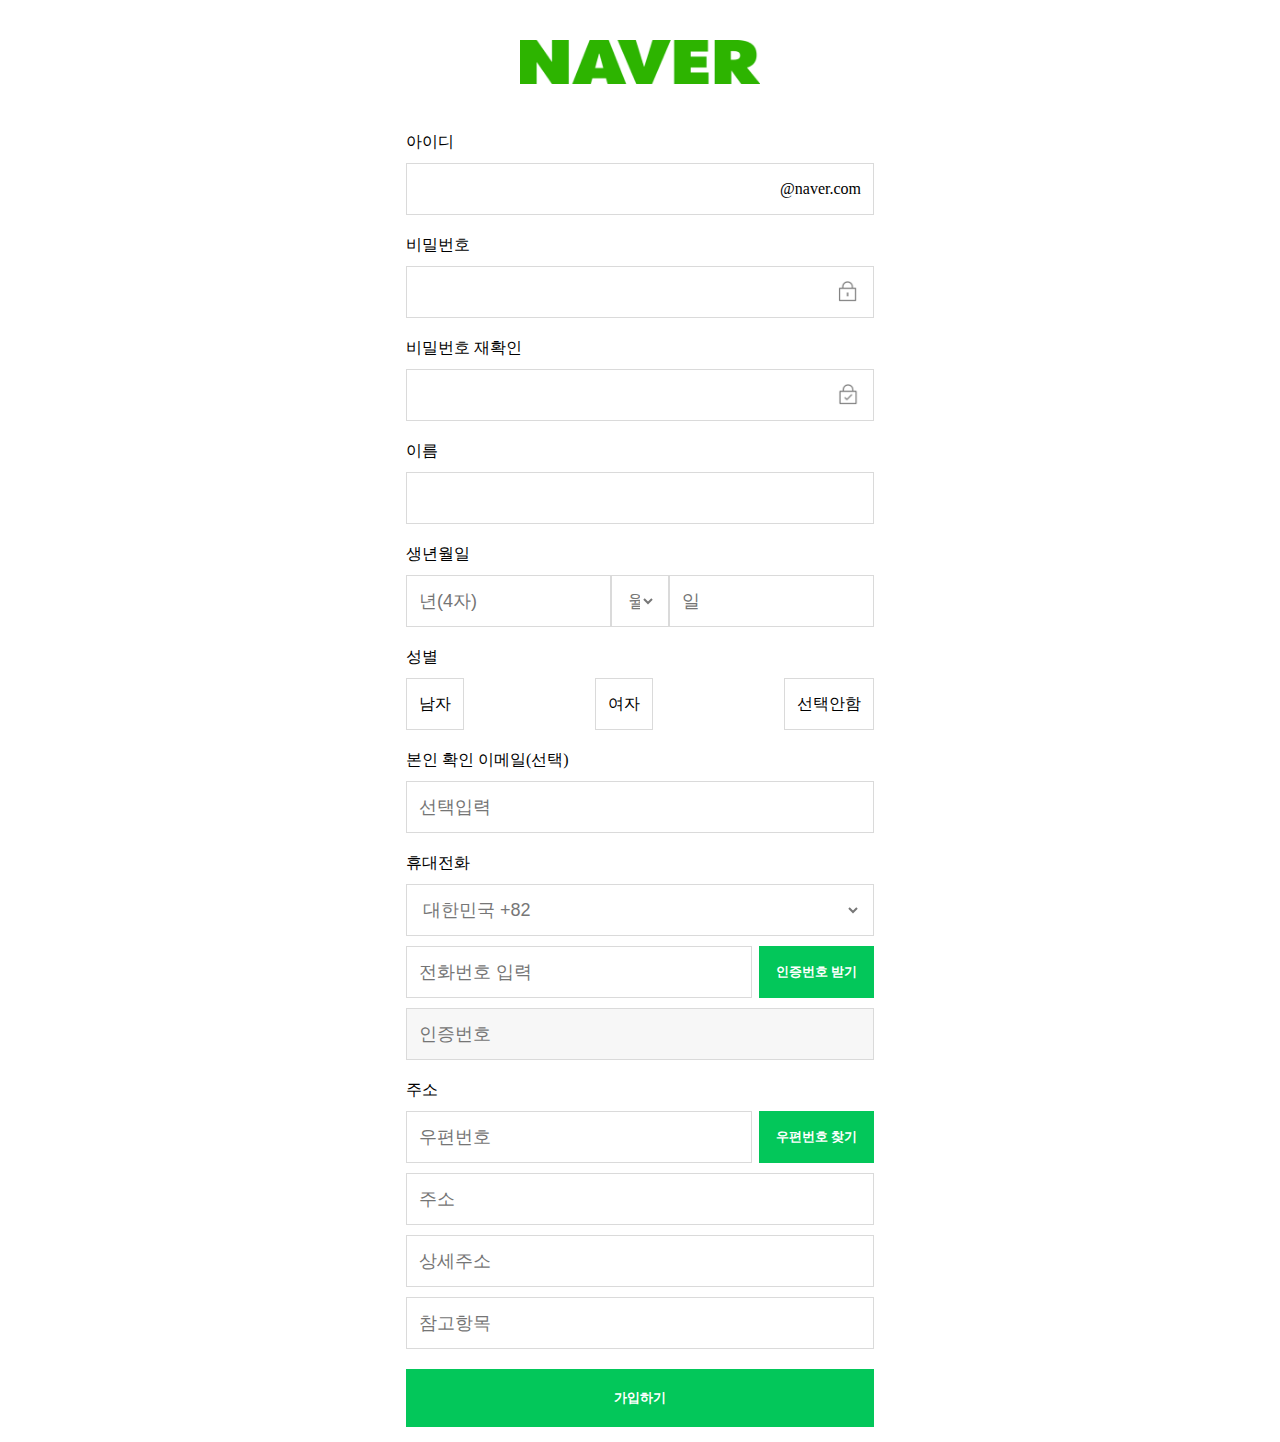
<file: join.html>
<!DOCTYPE html>
<html lang="ko">
<head>
  <meta charset="UTF-8">
  <meta http-equiv="X-UA-Compatible" content="IE=edge">
  <meta name="viewport" content="width=device-width, initial-scale=1.0">
  <title>Join</title>
  <link rel="stylesheet" href="./join.css">
  <script src="https://code.jquery.com/jquery-3.6.3.min.js" integrity="sha256-pvPw+upLPUjgMXY0G+8O0xUf+/Im1MZjXxxgOcBQBXU=" crossorigin="anonymous"></script>
</head>
<body>
  <div class="wrapper">
    <header class="global-header">
      <h1 class="logo">
        <a href="http://naver.com">
          <img src="./images/logo.png" alt="네이버 로고">
        </a>
      </h1>
    </header>

    <section class="join-box-list">
      <form id="join-form" action="./submit.html">
        <div class="join-box-item" id="userid">
          <label for="">
            <p>아이디</p>
            <div class="inputbox">
              <input type="text" name="userid">
              <div>@naver.com</div>
            </div>
          </label>
          <p class="warn"></p>
        </div>
        
        <div class="join-box-item" id="userpw">
          <label for="">
            <p>비밀번호</p>
            <div class="inputbox">
              <input type="password" name="userpw">
              <div>
                <p></p>
                <img src="./images/m_icon_pw_step_01.png" alt="비밀번호 아이콘">
              </div>
            </div>
          </label>
          <p class="warn"></p>
        </div>

        <div class="join-box-item" id="userpw-chk">
          <label for="">
            <p>비밀번호 재확인</p>
            <div class="inputbox">
              <input type="password" name="userpw-chk">
              <div>
                <p></p>
                <img src="./images/m_icon_pw_step_02.png" alt="비밀번호 아이콘2">
              </div>
            </div>
          </label>
          <p class="warn"></p>
        </div>

        <div class="join-box-item" id="username">
          <label for="">
            <p>이름</p>
            <div class="inputbox">
              <input type="text" name="username">
            </div>
          </label>
          <p class="warn"></p>
        </div>

        <div class="join-box-item" id="birth">
          <label for="">
            <p>생년월일</p>
            <div class="three-box">
              <div class="inputbox">
                <input type="text" name="birth" id="year" maxlength="4" placeholder="년(4자)" >
              </div>
              <div class="inputbox">
                <select name="month" id="month">
                  <option value="">월</option>
                  <option value="0">1</option>
                  <option value="1">2</option>
                  <option value="2">3</option>
                  <option value="3">4</option>
                  <option value="4">5</option>
                  <option value="5">6</option>
                  <option value="6">7</option>
                  <option value="7">8</option>
                  <option value="8">9</option>
                  <option value="9">10</option>
                  <option value="10">11</option>
                  <option value="11">12</option>
                </select>
              </div>
              <div class="inputbox">
                <input type="text" id="date" name="date" maxlength="2" placeholder="일">
              </div>
            </div>
          </label>
          <p class="warn"></p>
        </div>

        <div class="join-box-item" id="gender">
          <label for="">
            <p>성별</p>
            <div class="three-box">
              <div class="inputbox">
                <input type="radio" name="gender" value="0">
                남자
              </div>
              <div class="inputbox">
                <input type="radio" name="gender" value="1">
                여자
              </div>
              <div class="inputbox">
                <input type="radio" name="gender" value="2">
                선택안함
              </div>
            </div>
          </label>
          <p class="warn"></p>
        </div>

        <div class="join-box-item" id="usermail">
          <label for="">
            <p>본인 확인 이메일<span class="text-secondary">(선택)</span></p>
            <div class="inputbox">
              <input type="text" name="usermail" placeholder="선택입력">
            </div>
          </label>
          <p class="warn"></p>
        </div>

        <div class="join-box-item" id="phone">
          <label for="">
            <p>휴대전화</p>
            <div class="inputbox">
              <select name="country">
                <option value="233">가나 +233</option>
                <option value="30">그리스 +30</option>
                <option value="82" selected>대한민국 +82</option>
                <option value="49">독일 +49</option>
                <option value="960">몰디브 +960</option>
                <option value="1">미국/캐나다 +1</option>
                <option value="254">케나 +254</option>
              </select>
            </div>
            <div id="phonenum">
              <div class="inputbox">
                <input type="text" name="phonenum" placeholder="전화번호 입력">
              </div>
              <button type="button" id="veribtn" class="btn-primary">인증번호 받기</button>
            </div>
            <div class="inputbox disinput">
              <input type="text" id="veritext" name="veritext" placeholder="인증번호" disabled>
              <div>
                
              </div>
            </div>
          </label>
          <p class="warn"></p>
        </div>

        <div class="join-box-item" id="address">
          <label for="">
            <p>주소</p>
            <div id="postnum">
              <div class="inputbox">
                <input type="text" id="sample6_postcode" placeholder="우편번호">
              </div>
              <button type="button" id="postnum-btn" class="btn-primary" onclick="sample6_execDaumPostcode()">우편번호 찾기</button>
            </div>
            <div class="inputbox">
              <input type="text" id="sample6_address" placeholder="주소">
            </div>
            <div class="inputbox">
              <input type="text" id="sample6_detailAddress" placeholder="상세주소">
            </div>
            <div class="inputbox">
              <input type="text" id="sample6_extraAddress" placeholder="참고항목">
            </div>
          </label>
        </div>

        <button type="button" id="joinbtn" class="btn-primary">가입하기</button>
        <div id="joinchk">
          <p class="warn"></p>
        </div>
      </form>
    </section>
  </div>
  <script src="//t1.daumcdn.net/mapjsapi/bundle/postcode/prod/postcode.v2.js"></script>
  <script src="./js/join.js"></script>
</body>
</html>
</file>
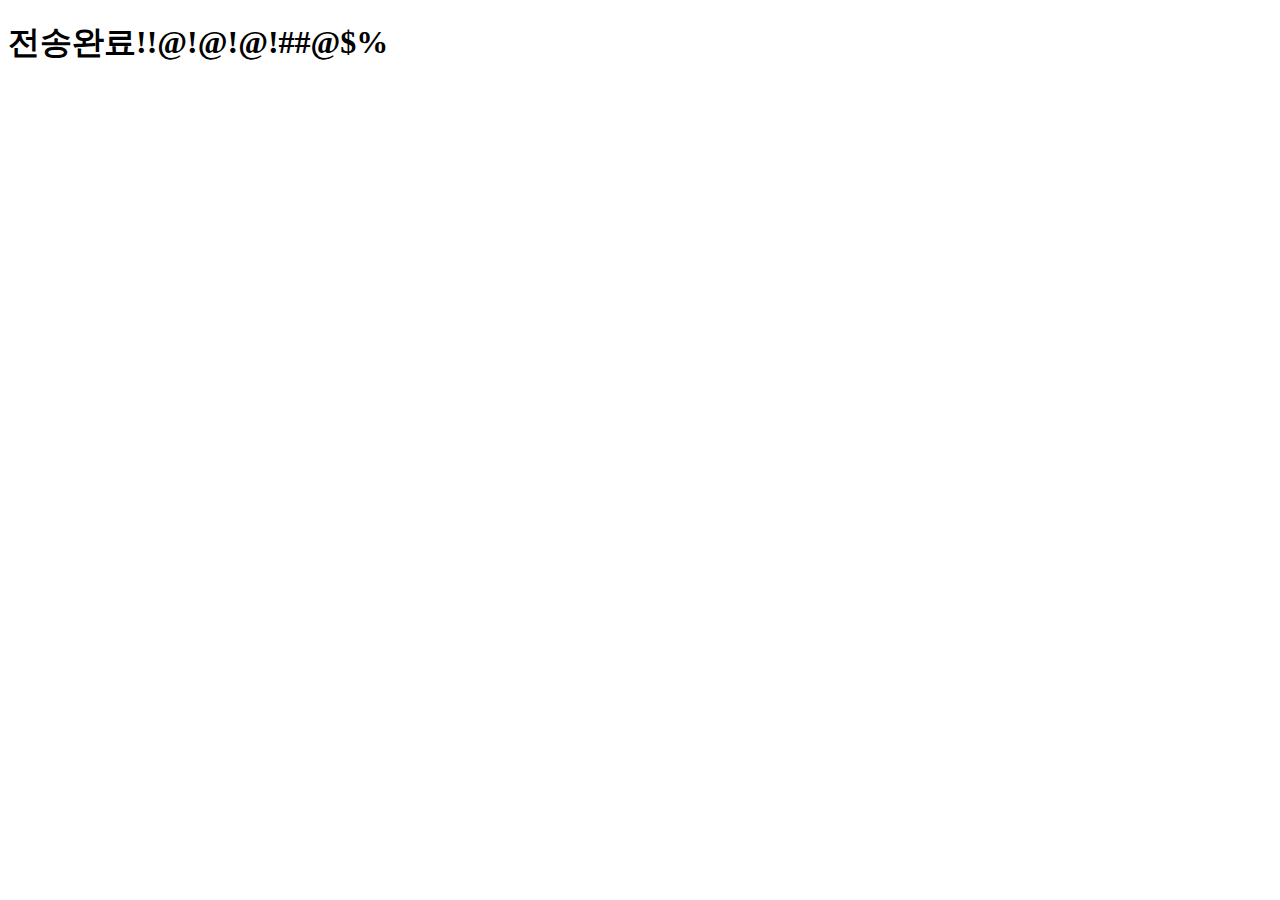
<file: submit.html>
<!DOCTYPE html>
<html lang="en">
<head>
  <meta charset="UTF-8">
  <meta http-equiv="X-UA-Compatible" content="IE=edge">
  <meta name="viewport" content="width=device-width, initial-scale=1.0">
  <title>Document</title>
</head>
<body>
  <h1>전송완료!!@!@!@!##@$%</h1>
</body>
</html>
</file>
<file: style.css>
* {
  margin: 0;
  padding: 0;
  box-sizing: border-box;
}

a {
  text-decoration: none;
  color: #333;
}

li {
  list-style: none;
}

.global-header {
  position: relative;
  max-width: 768px;
  display: flex;
  justify-content: center;
  align-items: center;
  margin: 40px auto;
}

.logo img {
  width: 240px;
}

.lang {
  position: absolute;
  right: 10px;
}

.join-form {
  max-width: 460px;
  margin: 0 auto;
}

section label {
  display: flex;
}

label p {
  width: calc(100% - 30px);
  font-size: 18px;
  font-weight: 700;
}

label input[type="checkbox"] {
  display: none;
}

.checkbox-img {
  margin-top: 2px;
  margin-right: 8px;
}

.total .checkbox-img {
  width: 24px;
  height: 24px;
  background-image: url('./images/pc_check_off_24.png');
}

.total .checkbox-img.checked {
  width: 24px;
  height: 24px;
  background-image: url('./images/pc_check_on_l_24.png');
}

.agree-list {
  margin-top: 40px;
}

.agree {
  margin-bottom: 40px;
}

.agree:last-child {
  margin-bottom: 0;
}

.agree .checkbox-img {
  width: 20px; 
  height: 20px;
  background-image: url('./images/pc_chcek_off_s_20.png');
}

.agree .checkbox-img.checked {
  width: 20px; 
  height: 20px;
  background-image: url('./images/pc_chcek_on_s_20.png');
}

.agree label p {
  display: flex;
  align-items: center;
}

.text-primary {
  color: #08A600;
  font-size: 14px;
  margin-left: 4px;
}

.text-secondary {
  color: #8e8e8e;
  font-size: 14px;
  margin-left: 4px;
}

.terms {
  height: 120px;
  overflow: auto;
  margin-top: 10px;
  background-color: #fff;
  border: 1px solid #dadada;
  border-radius: 5px;
  padding: 16px;
  color: #666;
}

.terms p {
  margin-bottom: 10px;
}

.terms a {
  color: #08A600;
}

.terms a:hover {
  text-decoration: underline;
}

#red-alert {
  visibility: hidden;
  padding: 20px 0;
  font-size: 14px;
  color: red;
}

#cancel,
#submit {
  width: calc((100% - 8px) / 2);
  height: 55px;
  background-color: #08A600;
  color: #fff;
  font-weight: 700;
  border-radius: 5px;
  border: none;
}

.group-join {
  margin-top: 10px;
}

.group-join a:hover {
  color: #08A600;
}
</file>
<file: join.css>
* {
  margin: 0;
  padding: 0;
  box-sizing: border-box;
}

a {
  text-decoration: none;
  color: #333;
}

select {
  background-color: transparent;
}

.global-header {
  display: flex;
  justify-content: center;
  margin: 40px 0;
}

.logo img {
  width: 240px;
}

.join-box-list {
  max-width: 468px;
  margin: 0 auto;
}

.join-box-item {
  margin-bottom: 20px;
}

.inputbox {
  display: flex;
  align-items: center;
  height: 52px;
  background-color: #fff;
  border: 1px solid #dadada;
  margin-top: 10px;
  padding: 10px 12px;
  cursor: pointer;
}

.inputbox input{
  width: 75%;
  height: 100%;
  border: none;
  outline: none;
  cursor: pointer;
  font-size: 18px;
}

.inputbox div{
  width: 25%;
  height: 100%;
  display: flex;
  justify-content: end;
  align-items: center;
}

.inputbox p {
  margin-right: 5px;
}

.inputbox img {
  height: 24px;
}

.three-box {
  display: flex;
  justify-content: space-between;
}

.three-box .inputbox {
  width: calc((100%-20px)/3);
}

.three-box .inputbox input {
  width: 100%;
}

.inputbox select {
  width: 100%;
  font-size: 18px;
  color: #777;
  border: none;
  outline: none;
}

#gender .inputbox {
  display: flex;
  justify-content: center;
}

#gender input[type="radio"] {
  display: none;
}

#phonenum,
#postnum {
  display: flex;
  align-items: center;
}

#phonenum .inputbox,
#postnum .inputbox {
  width: calc(100% - 122px);
  margin-right: 7px;
}

#phonenum button,
#postnum button {
  width: 115px;
  height: 52px;
  border: none;
  cursor: pointer;
  margin-top: 10px;
  
}

.disinput,
.disinput input {
  background-color: #f7f7f7;
  cursor: not-allowed;
}

#joinbtn {
  width: 100%;
  height: 58px;
  cursor: pointer;
  border: none;
}

.inputboxact {
  border-color: #03c75a;
}

.btn-primary {
  background-color: #03c75a;
  color: #fff;
  font-weight: 700;
}

.text-red {
  color: red;
}

.text-green {
  color: #08a600;
}

.warn {
  margin: 15px 0;
}

/* #phone .inputbox div{
  display: flex;
  align-items: center;
  border: 1px solid red;
} */

.disagree {
  width: 15px;
  height: 15px;
  display: inline-block;
  position: relative;
  margin-left: 5px;
}

.disagree::before,
.disagree::after{
  content: '';
  position: absolute;
  display: block;
  width: 20px;
  height: 2px;
  background-color: red;
  top: 50%;
  left: 50%;
}
.disagree::before{
  transform: translate(-50%, -50%) rotate(45deg);
}
.disagree::after{
  transform: translate(-50%, -50%) rotate(-45deg);
}

.inputbox.inconsitency{
  border: 1px solid red;
}
</file>
